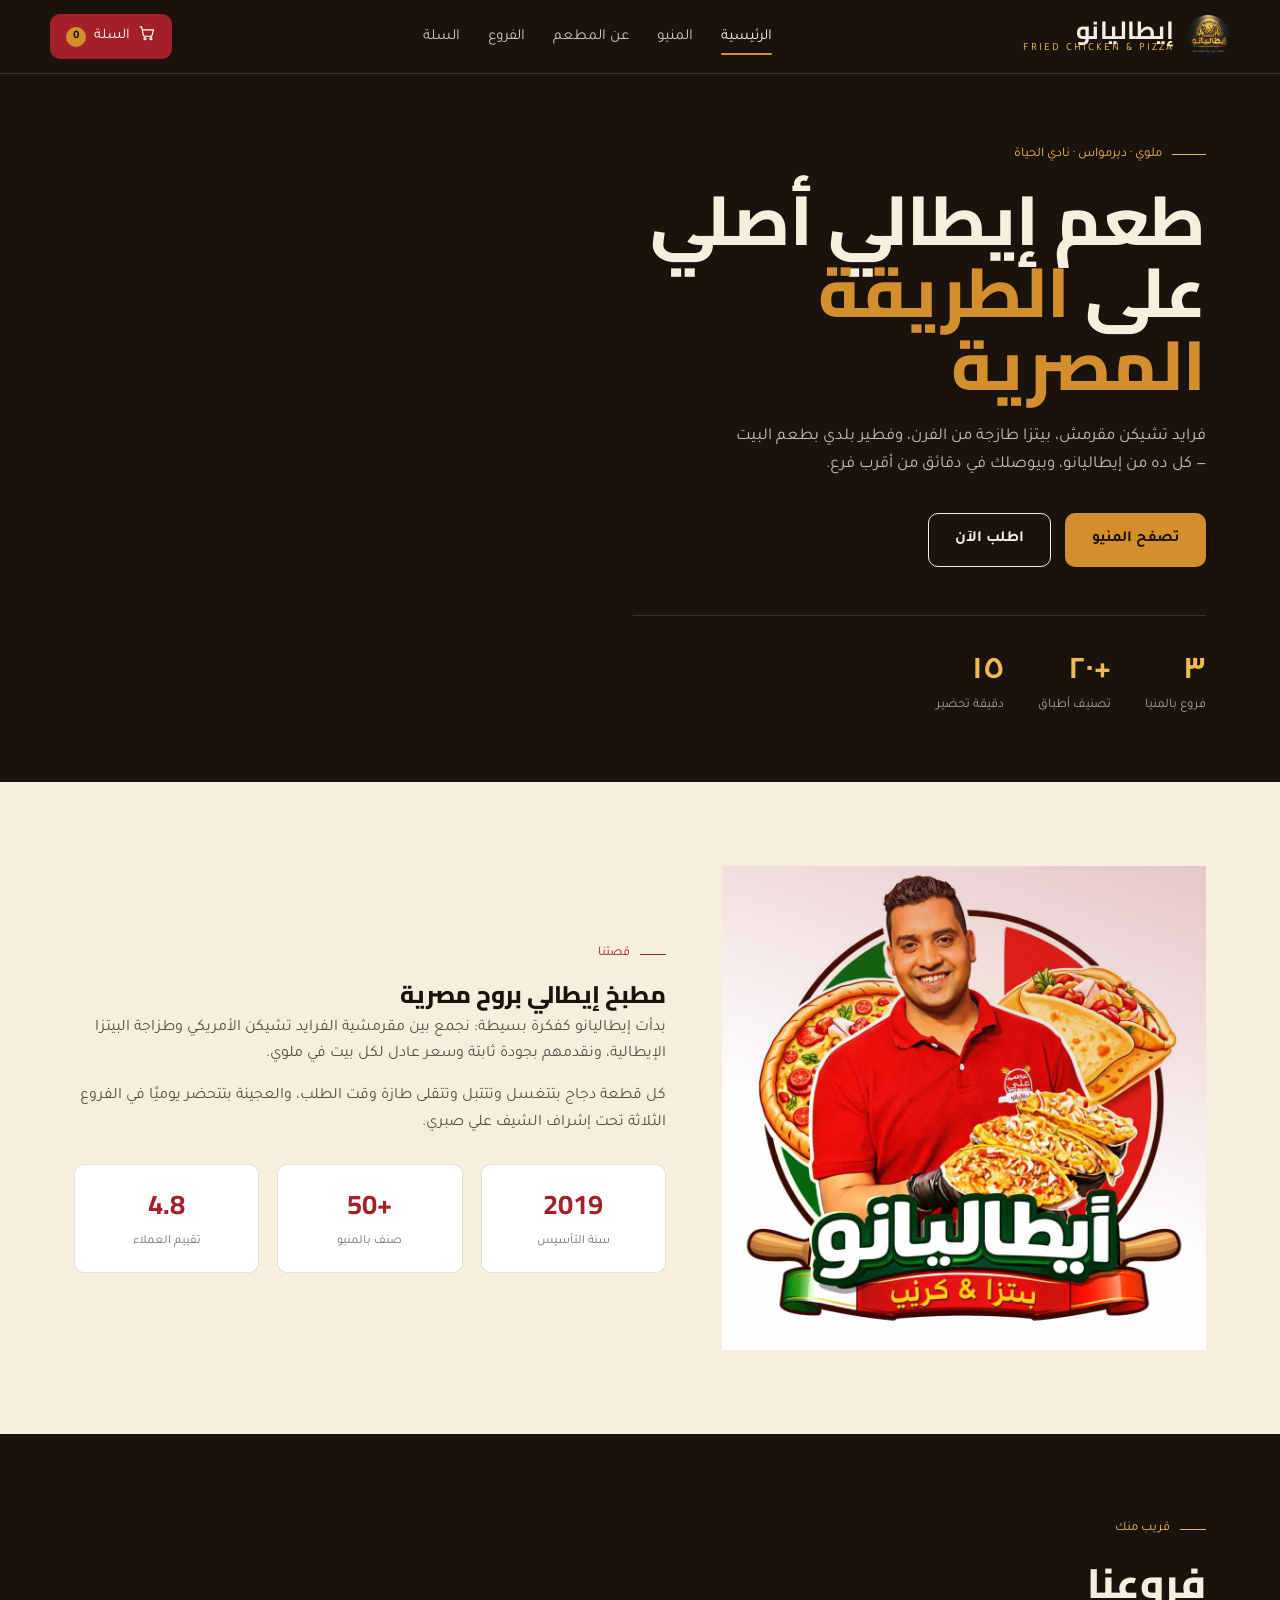
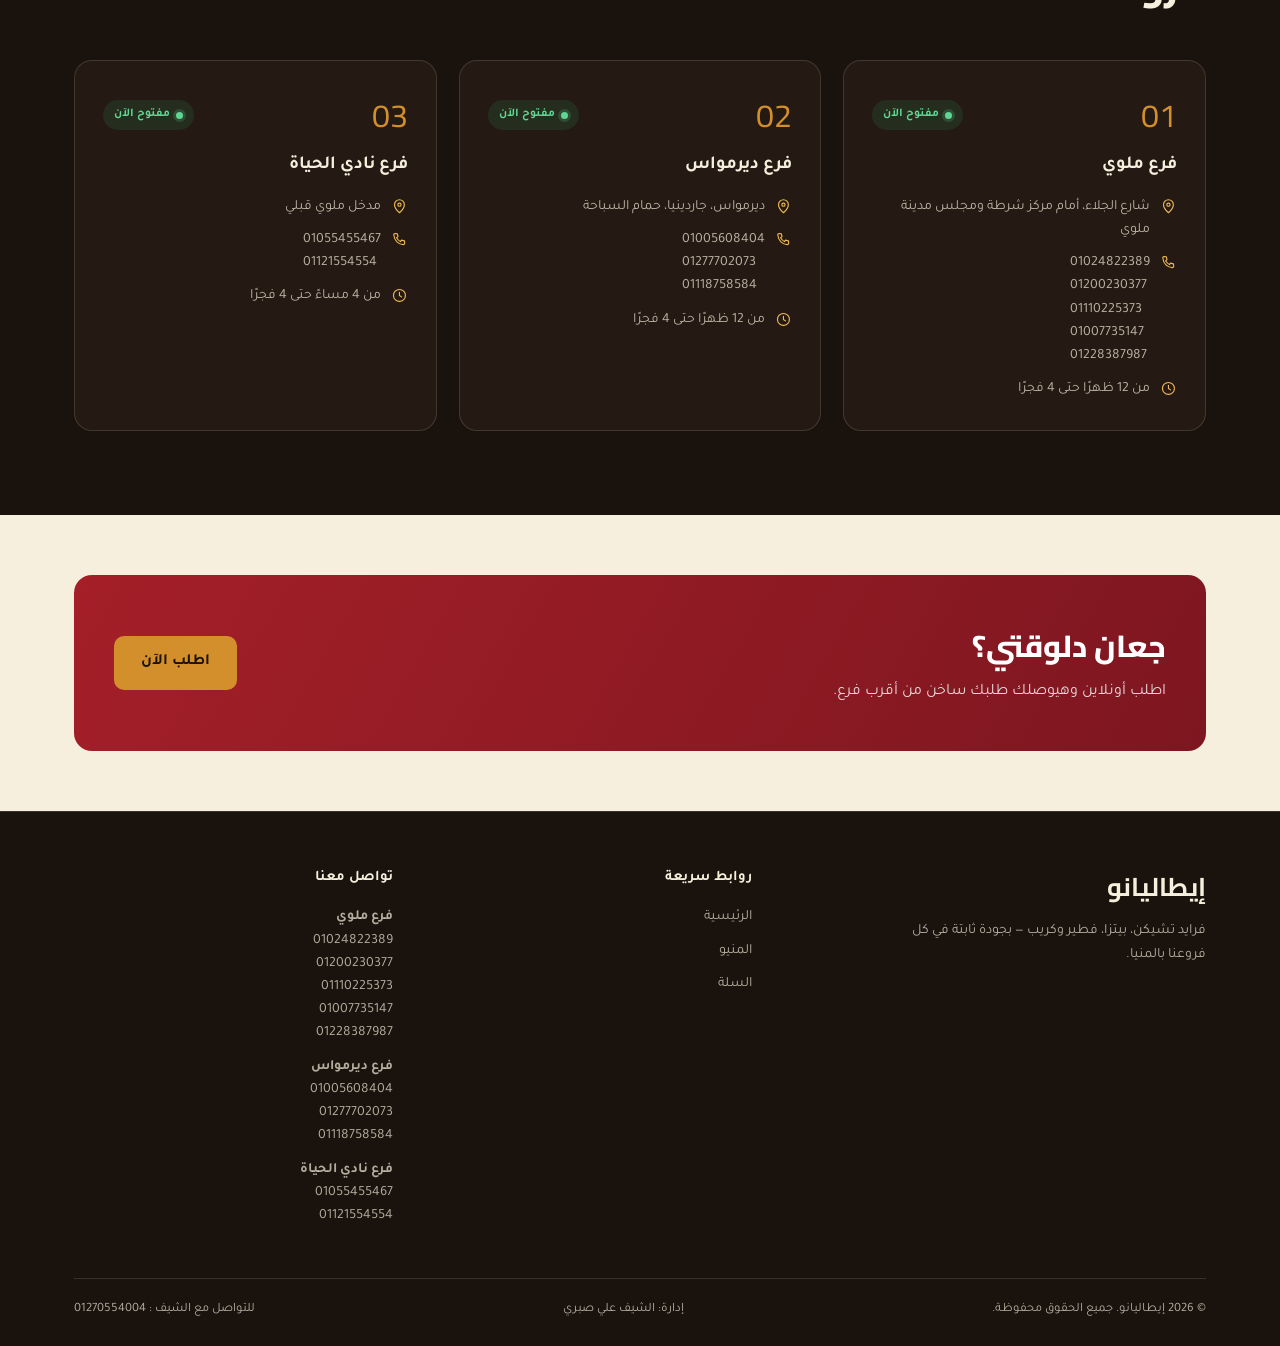
<file: index.html>
<!DOCTYPE html>
<html lang="ar" dir="rtl">
<head>
<meta charset="UTF-8">
<meta name="viewport" content="width=device-width, initial-scale=1.0">
<title>إيطاليانو | فرايد تشيكن وبيتزا</title>
<meta name="description" content="إيطاليانو — فرايد تشيكن، بيتزا، فطير وأكثر. اطلب أونلاين من أقرب فرع إليك.">
<link rel="stylesheet" href="css/style.css">
</head>
<body>

<!-- ============================== الهيدر ============================== -->
<header class="site-header">
  <div class="container header-bar">
    <a href="index.html" class="brand">
      <span class="brand-mark">
        <svg viewBox="0 0 48 48" fill="none" xmlns="http://www.w3.org/2000/svg">
          <circle cx="24" cy="24" r="23" fill="#a41f28"/>
          <path d="M24 10c5 0 8 4 8 9 0 3-1.5 5.5-3.5 7.2 3 .6 5 2.6 5 5.3 0 3-3 5.5-9.5 5.5s-9.5-2.5-9.5-5.5c0-2.7 2-4.7 5-5.3C17.5 24.5 16 22 16 19c0-5 3-9 8-9Z" fill="#f6efdd"/>
          <circle cx="27" cy="17" r="1.4" fill="#a41f28"/>
        </svg>
      </span>
      <span class="brand-text">
        <strong>إيطاليانو</strong>
        <span>FRIED CHICKEN &amp; PIZZA</span>
      </span>
    </a>

    <nav class="main-nav">
      <a href="index.html" class="active">الرئيسية</a>
      <a href="menu.html">المنيو</a>
      <a href="index.html#about">عن المطعم</a>
      <a href="index.html#branches">الفروع</a>
      <a href="cart.html">السلة</a>
    </nav>

    <div class="header-actions">
      <a href="cart.html" class="cart-btn">
        <span data-icon="cart"></span>
        <span class="label">السلة</span>
        <span class="cart-count" data-cart-count>0</span>
      </a>
      <button class="nav-toggle" aria-label="فتح القائمة" data-icon="menu"></button>
    </div>
  </div>
</header>

<!-- ============================== الهيرو ============================== -->
<section class="hero">
  <div class="container hero-grid">
    <div class="hero-copy">
      <div class="hero-eyebrow"><span class="rule"></span> ملوي · ديرمواس · نادي الحياة</div>
      <h1>طعم إيطالي أصلي<br>على <em>الطريقة المصرية</em></h1>
      <p class="hero-sub">فرايد تشيكن مقرمش، بيتزا طازجة من الفرن، وفطير بلدي بطعم البيت — كل ده من إيطاليانو، وبيوصلك في دقائق من أقرب فرع.</p>
      <div class="hero-actions">
        <a href="menu.html" class="btn btn-gold">تصفح المنيو</a>
        <a href="menu.html" class="btn btn-outline">اطلب الآن</a>
      </div>
      <div class="hero-stats">
        <div><strong>٣</strong><span>فروع بالمنيا</span></div>
        <div><strong>+٢٠</strong><span>تصنيف أطباق</span></div>
        <div><strong>١٥</strong><span>دقيقة تحضير</span></div>
      </div>
    </div>

    
  </div>
</section>

<!-- ============================== عن المطعم ============================== -->
<section class="section" id="about">
  <div class="container about-grid">
    <div class="about-figure"><span data-icon="chef"></span></div>
    <div class="about-copy">
      <div class="section-kicker"><span class="rule"></span> قصتنا</div>
      <h2>مطبخ إيطالي بروح مصرية</h2>
      <p>بدأت إيطاليانو كفكرة بسيطة: نجمع بين مقرمشية الفرايد تشيكن الأمريكي وطزاجة البيتزا الإيطالية، ونقدمهم بجودة ثابتة وسعر عادل لكل بيت في ملوي.</p>
      <p>كل قطعة دجاج بتتغسل وتتتبل وتتقلى طازة وقت الطلب، والعجينة بتتحضر يوميًا في الفروع الثلاثة تحت إشراف الشيف علي صبري.</p>
      <div class="about-facts">
        <div class="fact"><strong>2019</strong><span>سنة التأسيس</span></div>
        <div class="fact"><strong>+50</strong><span>صنف بالمنيو</span></div>
        <div class="fact"><strong>4.8</strong><span>تقييم العملاء</span></div>
      </div>
    </div>
  </div>
</section>


<!-- ============================== الفروع ============================== -->
<section class="section branches-section" id="branches">
  <div class="container">
    <div class="section-head">
      <div>
        <div class="section-kicker" style="color:var(--gold-2)"><span class="rule" style="background:var(--gold-2)"></span> قريب منك</div>
        <h2 style="color:var(--paper)">فروعنا</h2>
      </div>
    </div>
    <div class="branches-grid" id="branchesGrid"></div>
  </div>
</section>

<!-- ============================== CTA ============================== -->
<section class="section section-tight">
  <div class="container">
    <div class="cta-band">
      <div>
        <h2>جعان دلوقتي؟</h2>
        <p>اطلب أونلاين وهيوصلك طلبك ساخن من أقرب فرع.</p>
      </div>
      <a href="menu.html" class="btn btn-gold">اطلب الآن</a>
    </div>
  </div>
</section>

<!-- ============================== الفوتر ============================== -->
<footer class="site-footer">
  <div class="container">
    <div class="footer-grid">
      <div class="footer-brand">
        <strong>إيطاليانو</strong>
        <p>فرايد تشيكن، بيتزا، فطير وكريب — بجودة ثابتة في كل فروعنا بالمنيا.</p>
      </div>
      <div class="footer-col">
        <h4>روابط سريعة</h4>
        <ul>
          <li><a href="index.html">الرئيسية</a></li>
          <li><a href="menu.html">المنيو</a></li>
          <li><a href="cart.html">السلة</a></li>
        </ul>
      </div>
      <div class="footer-col">
        <h4>تواصل معنا</h4>
        <ul id="footerContacts"></ul>
      </div>
    </div>
    <div class="footer-bottom">
      <span>© 2026 إيطاليانو. جميع الحقوق محفوظة.</span>
      <span>إدارة: الشيف علي صبري</span>
      <span> للتواصل مع الشيف : 01270554004</span>
    </div>
  </div>
</footer>

<script src="js/icons.js"></script>
<script src="js/data.js"></script>
<script src="js/cart.js"></script>
<script src="js/main.js"></script>
<script>
  // ---- عرض الفروع ----//
  function renderBranches(){
    const branchesGrid = document.getElementById("branchesGrid");
    branchesGrid.innerHTML = BRANCHES.map((b, i) => {
      const open = isBranchOpenNow(b);
      return `
      <div class="branch-card">
        <div class="branch-card-top">
          <span class="num">0${i+1}</span>
          <span class="branch-status ${open ? "is-open" : "is-closed"}">
            <span class="dot"></span>${open ? "مفتوح الآن" : "مغلق دلوقتي"}
          </span>
        </div>
        <h3 style="color:var(--paper)">${b.name}</h3>
        <div class="branch-row">${iconSvg("location")}<span>${b.address}</span></div>
<div class="branch-row">
  ${iconSvg("phone")}
  <div dir="ltr">
    ${b.phone.join("<br>")}
  </div>
</div>        <div class="branch-row">${iconSvg("clock")}<span>${branchHoursLabel(b)}</span></div>
      </div>`;
    }).join(""); 
  }
  renderBranches();
  setInterval(renderBranches, 60000); // تحديث الحالة تلقائيًا كل دقيقة

  // ---- تواصل الفوتر ----
 document.getElementById("footerContacts").innerHTML = BRANCHES.map(b => `
  <li style="text-align:right;">
    <strong>${b.name}</strong>

    <div class="footer-phones" dir="ltr">
      ${b.phone.map(phone => `<div>${phone}</div>`).join("")}
    </div>
  </li>
`).join("");
</script>
</body>
</html>
</file>
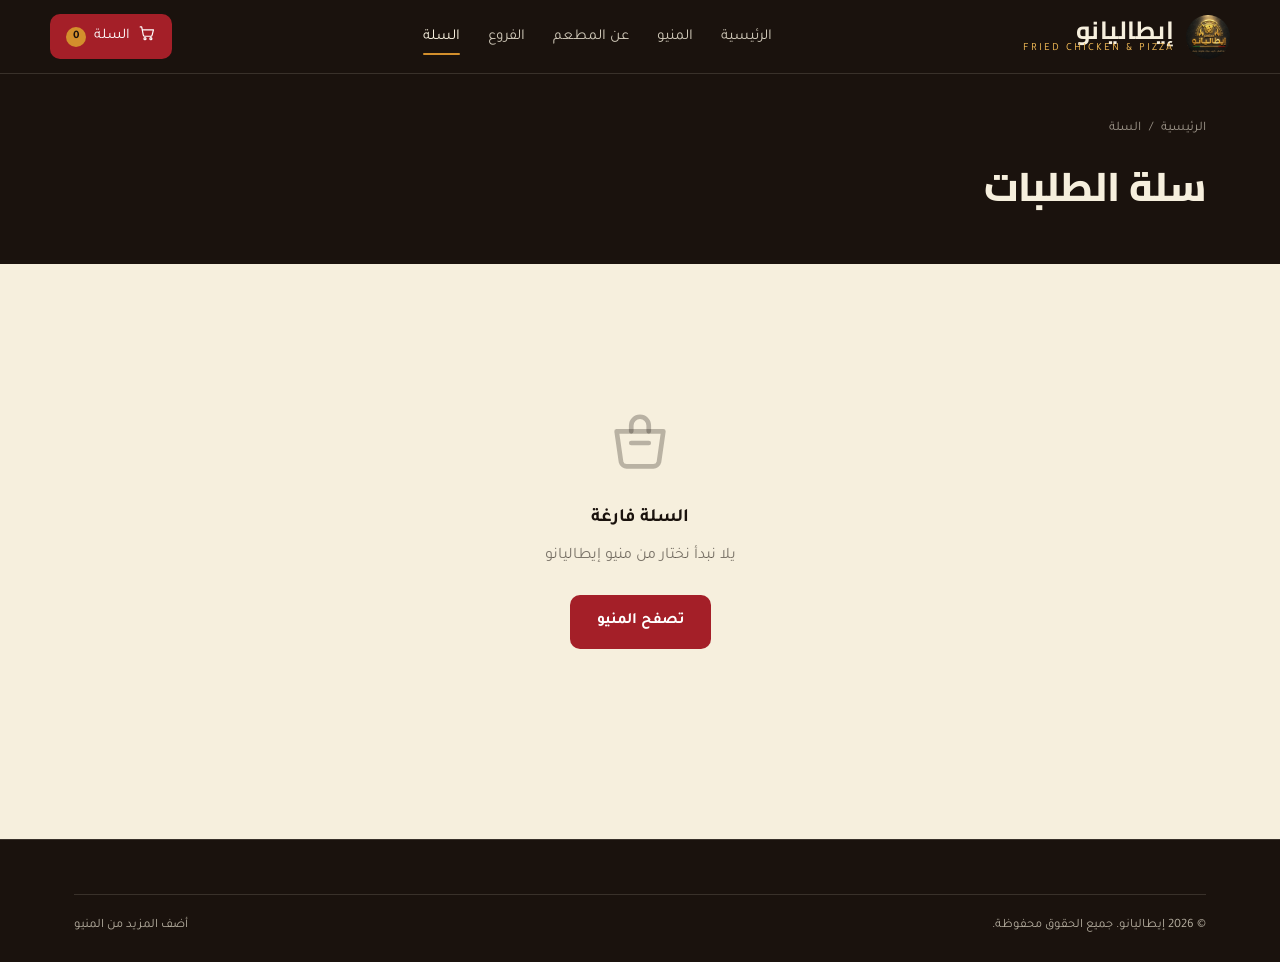
<file: cart.html>
<!DOCTYPE html>
<html lang="ar" dir="rtl">
<head>
<meta charset="UTF-8">
<meta name="viewport" content="width=device-width, initial-scale=1.0">
<title>السلة | إيطاليانو</title>
<link rel="stylesheet" href="css/style.css">
</head>
<body>

<header class="site-header">
  <div class="container header-bar">
    <a href="index.html" class="brand">
      <span class="brand-mark">
        <svg viewBox="0 0 48 48" fill="none" xmlns="http://www.w3.org/2000/svg">
          <circle cx="24" cy="24" r="23" fill="#a41f28"/>
          <path d="M24 10c5 0 8 4 8 9 0 3-1.5 5.5-3.5 7.2 3 .6 5 2.6 5 5.3 0 3-3 5.5-9.5 5.5s-9.5-2.5-9.5-5.5c0-2.7 2-4.7 5-5.3C17.5 24.5 16 22 16 19c0-5 3-9 8-9Z" fill="#f6efdd"/>
          <circle cx="27" cy="17" r="1.4" fill="#a41f28"/>
        </svg>
      </span>
      <span class="brand-text"><strong>إيطاليانو</strong><span>FRIED CHICKEN &amp; PIZZA</span></span>
    </a>
    <nav class="main-nav">
      <a href="index.html">الرئيسية</a>
      <a href="menu.html">المنيو</a>
      <a href="index.html#about">عن المطعم</a>
      <a href="index.html#branches">الفروع</a>
      <a href="cart.html" class="active">السلة</a>
    </nav>
    <div class="header-actions">
      <a href="cart.html" class="cart-btn">
        <span data-icon="cart"></span><span class="label">السلة</span>
        <span class="cart-count" data-cart-count>0</span>
      </a>
      <button class="nav-toggle" aria-label="فتح القائمة" data-icon="menu"></button>
    </div>
  </div>
</header>

<section class="page-hero">
  <div class="container">
    <div class="breadcrumb"><a href="index.html">الرئيسية</a> / <span>السلة</span></div>
    <h1>سلة الطلبات</h1>
  </div>
</section>

<main class="workspace container" id="workspace"></main>

<footer class="site-footer">
  <div class="container">
    <div class="footer-bottom">
      <span>© 2026 إيطاليانو. جميع الحقوق محفوظة.</span>
      <a href="menu.html">أضف المزيد من المنيو</a>
    </div>
  </div>
</footer>

<script src="js/icons.js"></script>
<script src="js/data.js"></script>
<script src="js/cart.js"></script>
<script src="js/main.js"></script>
<script src="js/cart-render.js"></script>
</body>
</html>
</file>
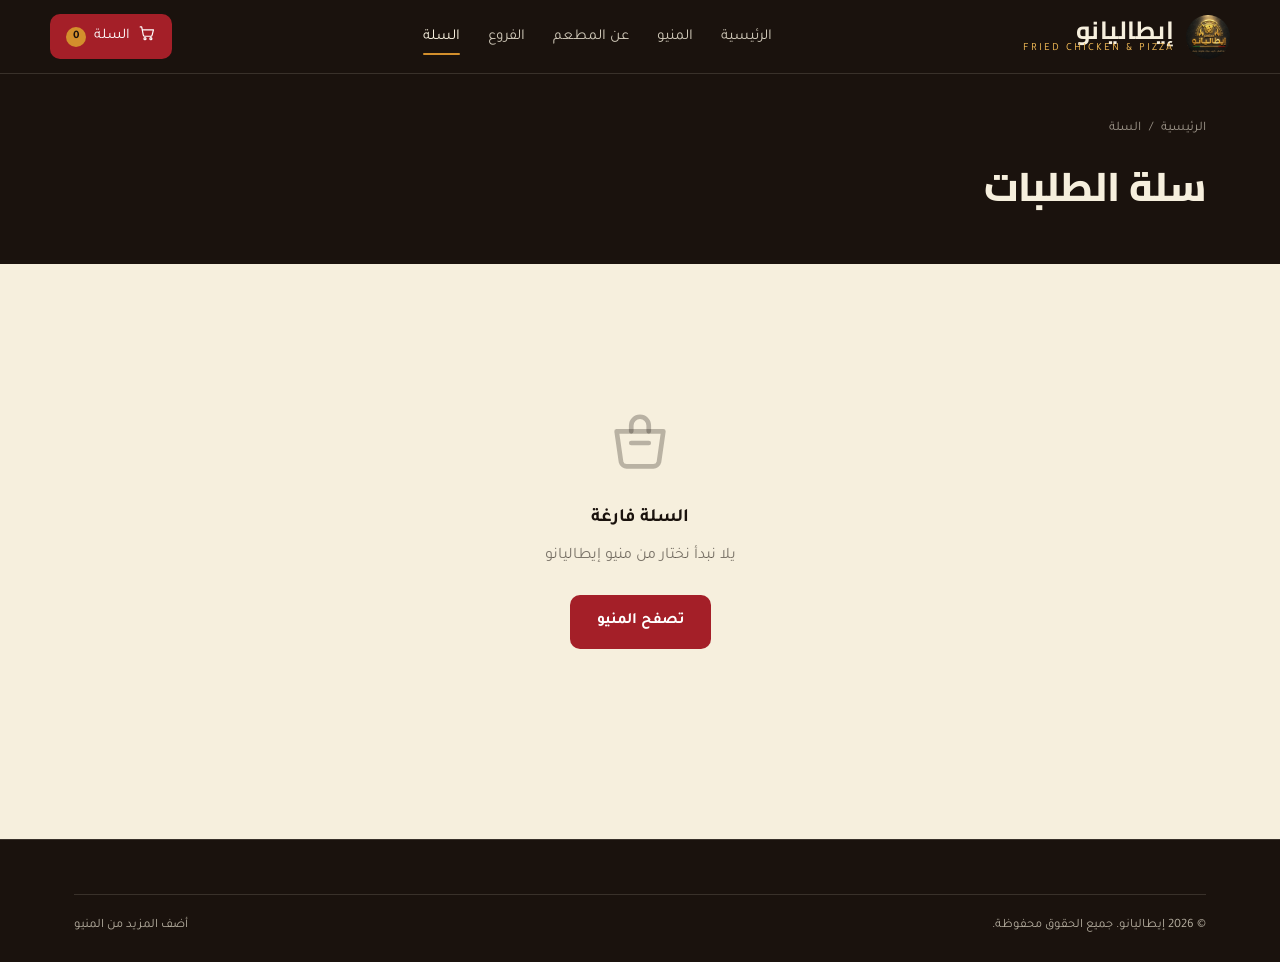
<file: checkout.html>
<!DOCTYPE html>
<html lang="ar" dir="rtl">
<head>
<meta charset="UTF-8">
<meta name="viewport" content="width=device-width, initial-scale=1.0">
<title>إتمام الطلب | إيطاليانو</title>
<link rel="stylesheet" href="css/style.css">
</head>
<body>

<header class="site-header">
  <div class="container header-bar">
    <a href="index.html" class="brand">
      <span class="brand-mark">
        <svg viewBox="0 0 48 48" fill="none" xmlns="http://www.w3.org/2000/svg">
          <circle cx="24" cy="24" r="23" fill="#a41f28"/>
          <path d="M24 10c5 0 8 4 8 9 0 3-1.5 5.5-3.5 7.2 3 .6 5 2.6 5 5.3 0 3-3 5.5-9.5 5.5s-9.5-2.5-9.5-5.5c0-2.7 2-4.7 5-5.3C17.5 24.5 16 22 16 19c0-5 3-9 8-9Z" fill="#f6efdd"/>
          <circle cx="27" cy="17" r="1.4" fill="#a41f28"/>
        </svg>
      </span>
      <span class="brand-text"><strong>إيطاليانو</strong><span>FRIED CHICKEN &amp; PIZZA</span></span>
    </a>
    <nav class="main-nav">
      <a href="index.html">الرئيسية</a>
      <a href="menu.html">المنيو</a>
      <a href="index.html#about">عن المطعم</a>
      <a href="index.html#branches">الفروع</a>
      <a href="cart.html">السلة</a>
    </nav>
    <div class="header-actions">
      <a href="cart.html" class="cart-btn">
        <span data-icon="cart"></span><span class="label">السلة</span>
        <span class="cart-count" data-cart-count>0</span>
      </a>
      <button class="nav-toggle" aria-label="فتح القائمة" data-icon="menu"></button>
    </div>
  </div>
</header>

<section class="page-hero">
  <div class="container">
    <div class="breadcrumb"><a href="index.html">الرئيسية</a> / <a href="cart.html">السلة</a> / <span>إتمام الطلب</span></div>
    <h1>بيانات التوصيل</h1>
  </div>
</section>

<main class="workspace container" id="workspace">
  <div class="workspace-grid">
    <div class="form-card">
      <form id="checkoutForm" novalidate>
        <div class="form-grid">
          <div class="field full" data-field="name">
            <label for="fName">الاسم بالكامل</label>
            <input type="text" id="fName" placeholder="مثال: أحمد محمد">
            <span class="field-error">من فضلك اكتب اسمك</span>
          </div>

          <div class="field full" data-field="phone">
            <label for="fPhone">رقم الهاتف</label>
            <input type="tel" id="fPhone" placeholder="01xxxxxxxxx" dir="ltr" style="text-align:right">
            <span class="field-error">رقم الهاتف غير صحيح</span>
          </div>

          <div class="field full">
            <label for="fPhone2">رقم هاتف إضافي (اختياري)</label>
            <input type="tel" id="fPhone2" placeholder="لو حابب تسيب رقم بديل" dir="ltr" style="text-align:right">
          </div>

          <div class="field full" data-field="address">
            <label for="fAddress">العنوان بالتفصيل</label>
            <input type="text" id="fAddress" placeholder="المنطقة، الشارع، رقم العقار">
            <span class="field-error">من فضلك اكتب العنوان</span>
          </div>

          <div class="field full" data-field="branch">
            <label>اختر الفرع</label>
            <div class="branch-options" id="branchOptions"></div>
            <span class="field-error">من فضلك اختر الفرع الأقرب لك</span>
          </div>

          <div class="field full">
            <label for="fNotes">ملاحظات إضافية (اختياري)</label>
            <textarea id="fNotes" placeholder="مثال: من غير بصل، اتصل قبل الوصول..."></textarea>
          </div>
        </div>

        <button type="submit" class="btn btn-primary btn-block" style="margin-top:22px">
          تأكيد الطلب ومتابعة الفاتورة
        </button>
      </form>
    </div>

    <aside class="summary-card" id="summarySide"></aside>
  </div>
</main>

<footer class="site-footer">
  <div class="container">
    <div class="footer-bottom">
      <span>© 2026 إيطاليانو. جميع الحقوق محفوظة.</span>
      <a href="cart.html">العودة للسلة</a>
    </div>
  </div>
</footer>

<script src="js/icons.js"></script>
<script src="js/data.js"></script>
<script src="js/cart.js"></script>
<script src="js/whatsapp.js"></script>
<script src="js/main.js"></script>
<script src="js/checkout.js"></script>
</body>
</html>
</file>
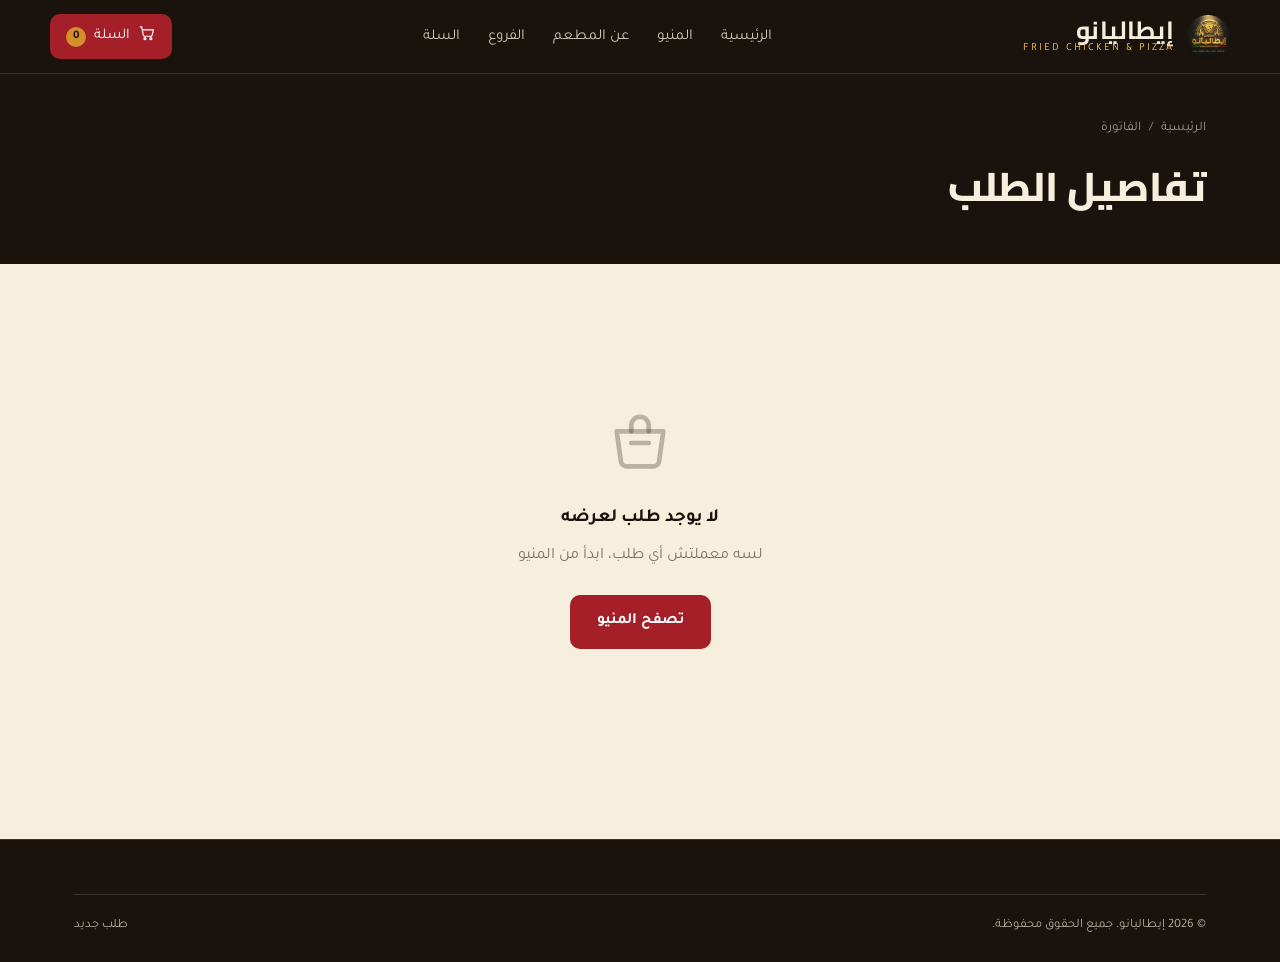
<file: invoice.html>
<!DOCTYPE html>
<html lang="ar" dir="rtl">
<head>
<meta charset="UTF-8">
<meta name="viewport" content="width=device-width, initial-scale=1.0">
<title>الفاتورة | إيطاليانو</title>
<link rel="stylesheet" href="css/style.css">
</head>
<body>

<header class="site-header">
  <div class="container header-bar">
    <a href="index.html" class="brand">
      <span class="brand-mark">
        <svg viewBox="0 0 48 48" fill="none" xmlns="http://www.w3.org/2000/svg">
          <circle cx="24" cy="24" r="23" fill="#a41f28"/>
          <path d="M24 10c5 0 8 4 8 9 0 3-1.5 5.5-3.5 7.2 3 .6 5 2.6 5 5.3 0 3-3 5.5-9.5 5.5s-9.5-2.5-9.5-5.5c0-2.7 2-4.7 5-5.3C17.5 24.5 16 22 16 19c0-5 3-9 8-9Z" fill="#f6efdd"/>
          <circle cx="27" cy="17" r="1.4" fill="#a41f28"/>
        </svg>
      </span>
      <span class="brand-text"><strong>إيطاليانو</strong><span>FRIED CHICKEN &amp; PIZZA</span></span>
    </a>
    <nav class="main-nav">
      <a href="index.html">الرئيسية</a>
      <a href="menu.html">المنيو</a>
      <a href="index.html#about">عن المطعم</a>
      <a href="index.html#branches">الفروع</a>
      <a href="cart.html">السلة</a>
    </nav>
    <div class="header-actions">
      <a href="cart.html" class="cart-btn">
        <span data-icon="cart"></span><span class="label">السلة</span>
        <span class="cart-count" data-cart-count>0</span>
      </a>
      <button class="nav-toggle" aria-label="فتح القائمة" data-icon="menu"></button>
    </div>
  </div>
</header>

<section class="page-hero">
  <div class="container">
    <div class="breadcrumb"><a href="index.html">الرئيسية</a> / <span>الفاتورة</span></div>
    <h1>تفاصيل الطلب</h1>
  </div>
</section>

<main class="workspace container">
  <div id="invoiceWrap"></div>
</main>

<footer class="site-footer">
  <div class="container">
    <div class="footer-bottom">
      <span>© 2026 إيطاليانو. جميع الحقوق محفوظة.</span>
      <a href="menu.html">طلب جديد</a>
    </div>
  </div>
</footer>

<script src="js/icons.js"></script>
<script src="js/data.js"></script>
<script src="js/cart.js"></script>
<script src="js/main.js"></script>
<script src="js/whatsapp.js"></script>
<script src="js/invoice.js"></script>
</body>
</html>
</file>
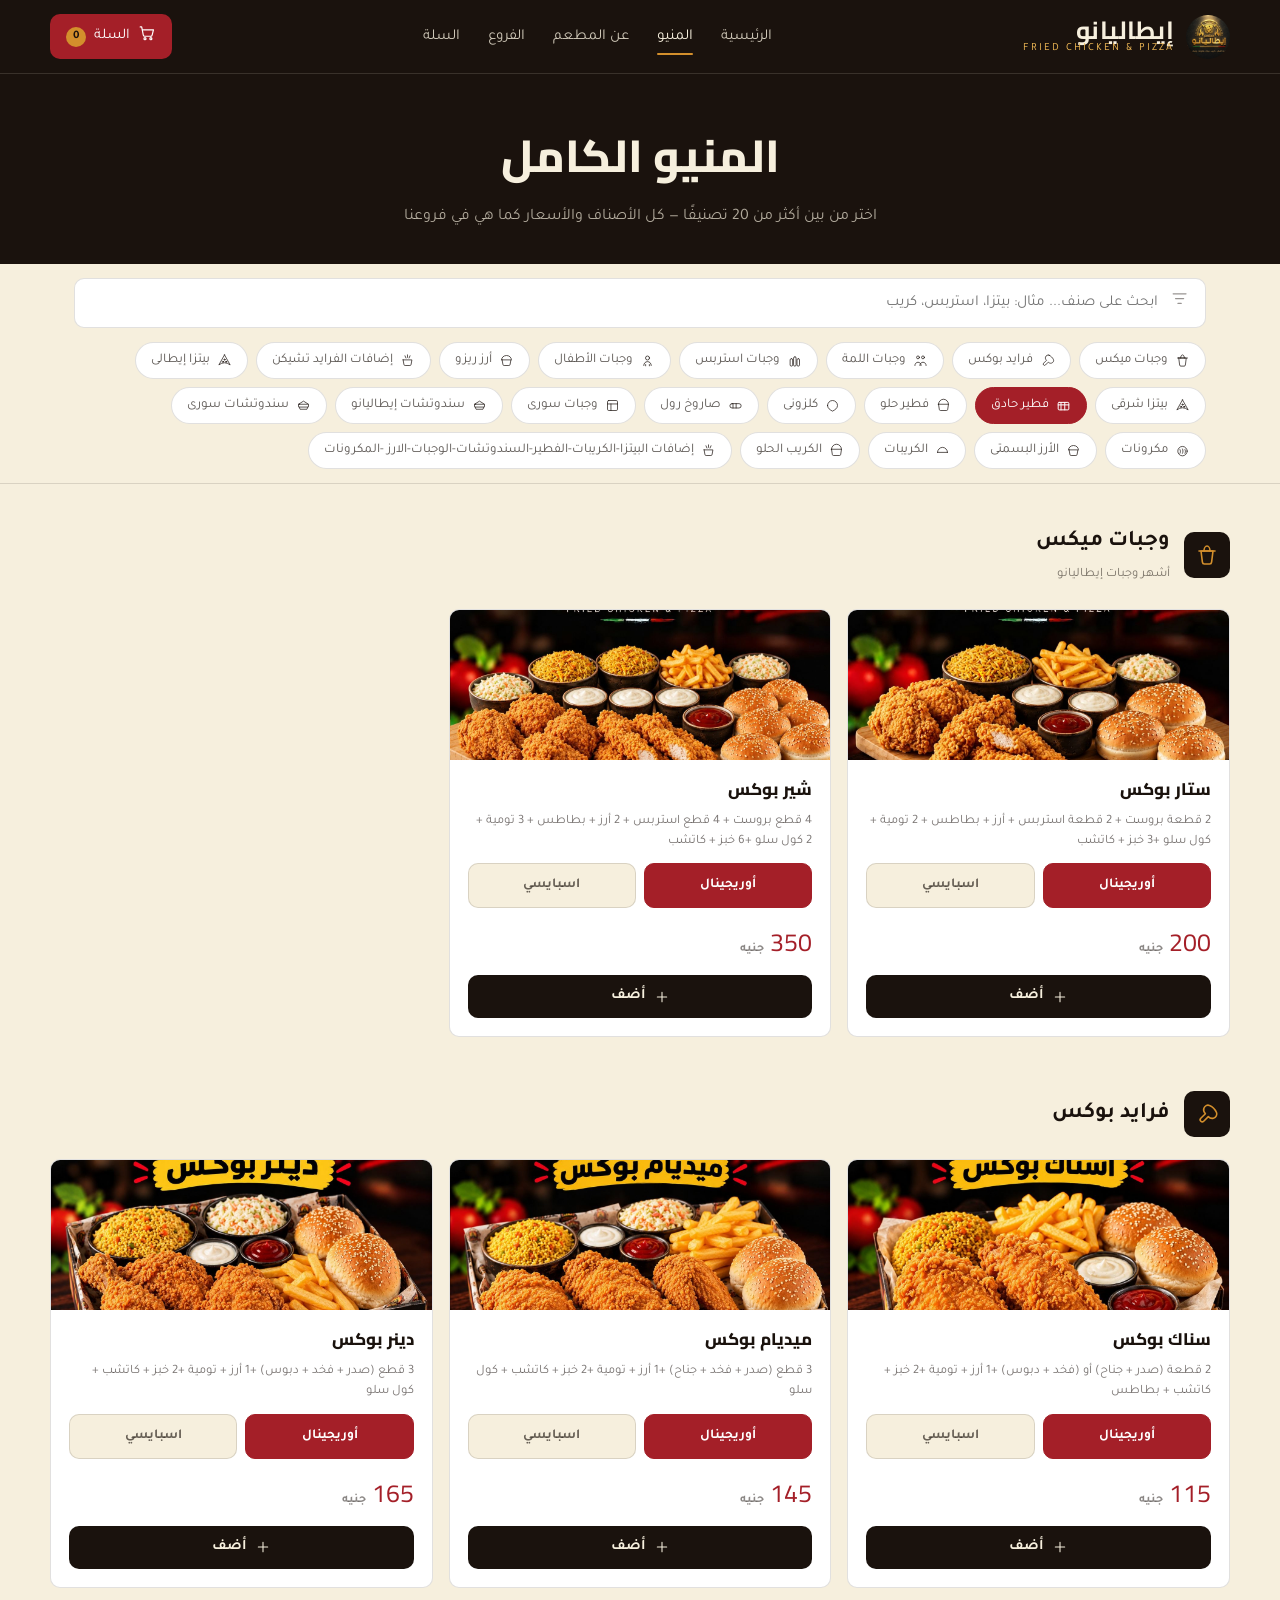
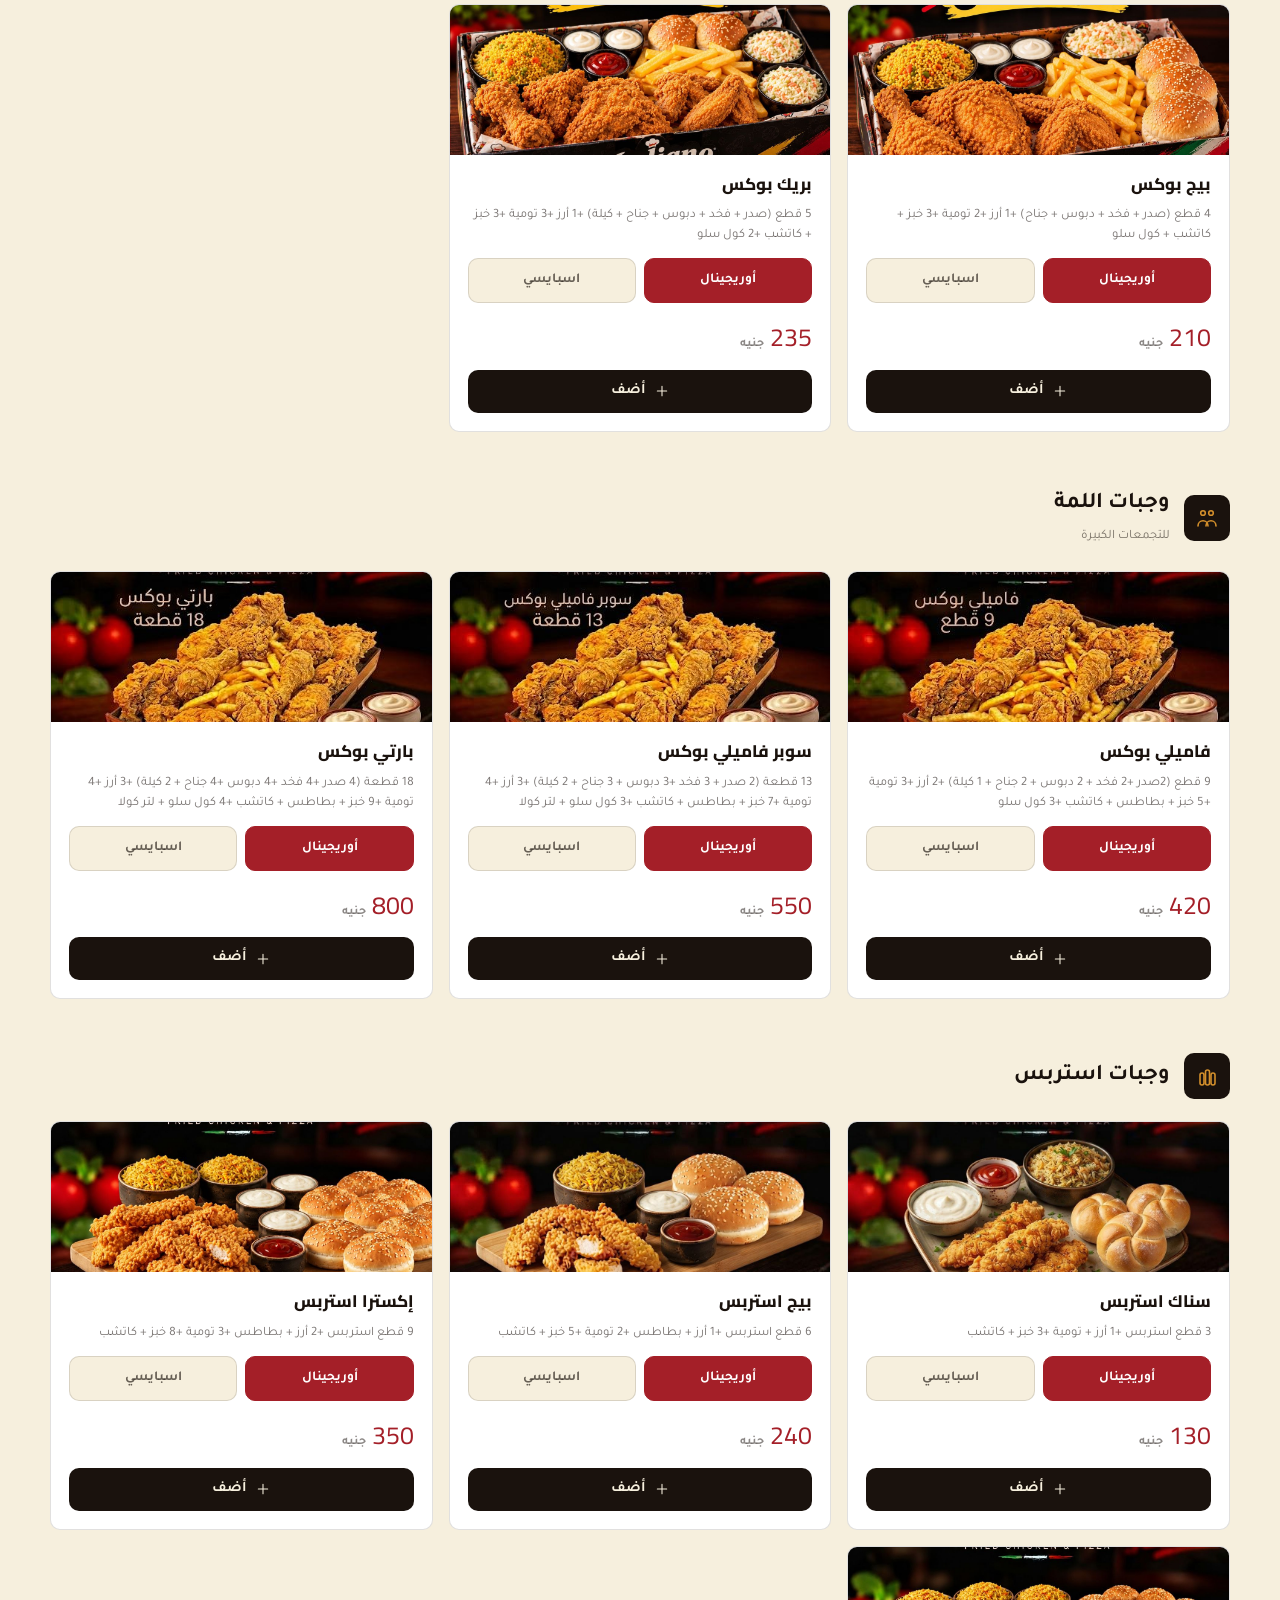
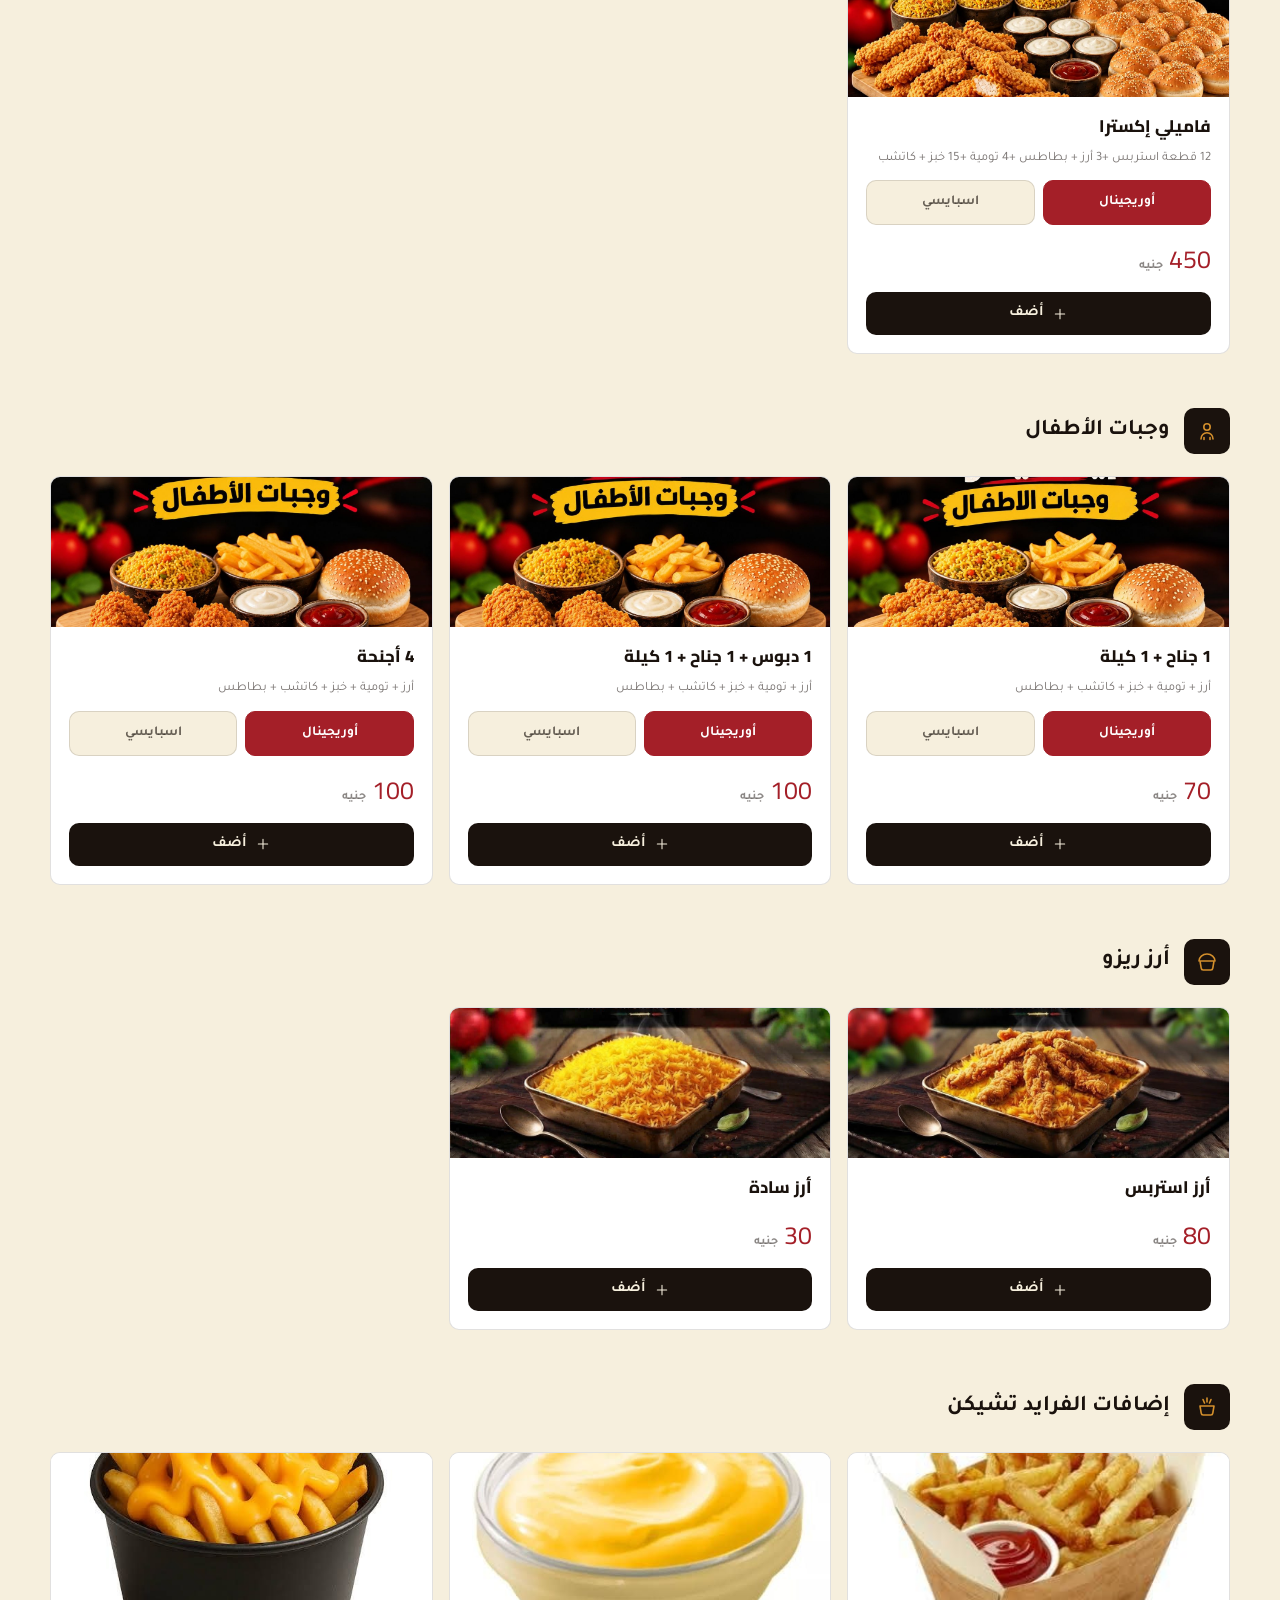
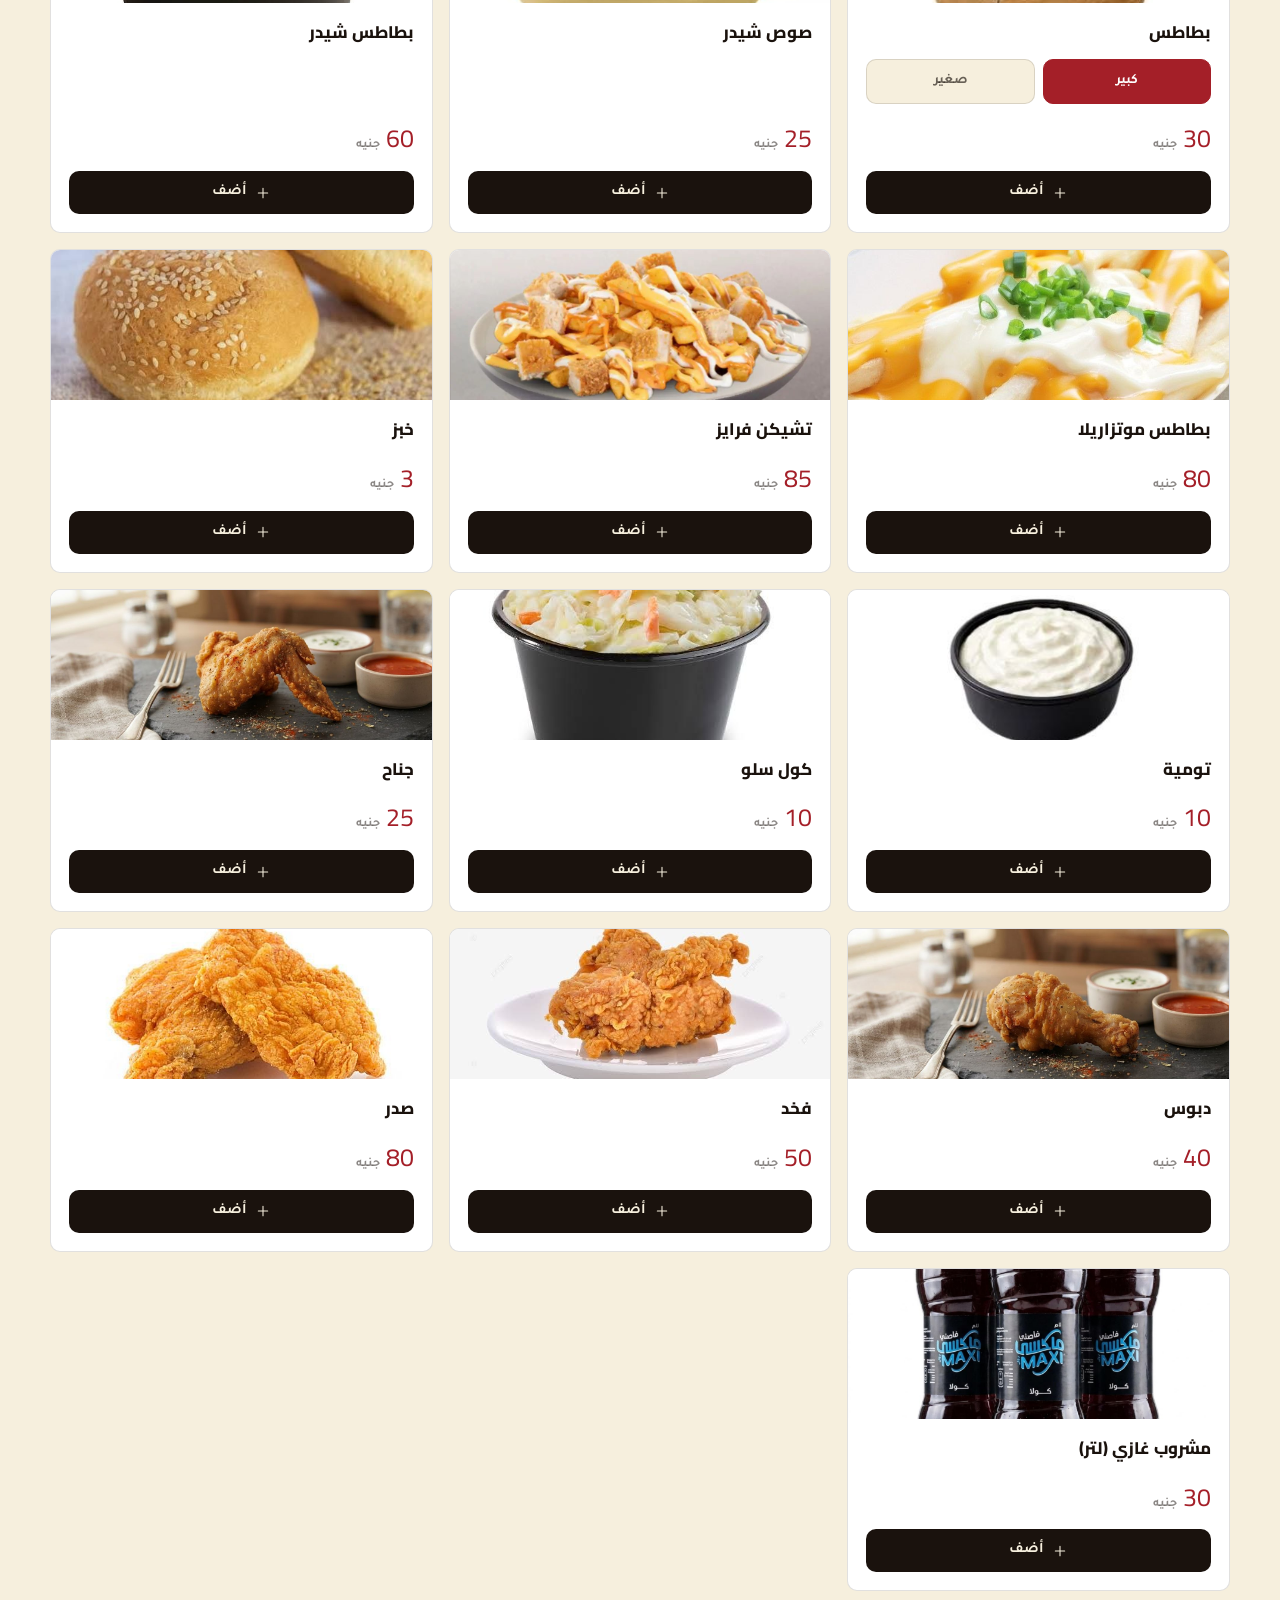
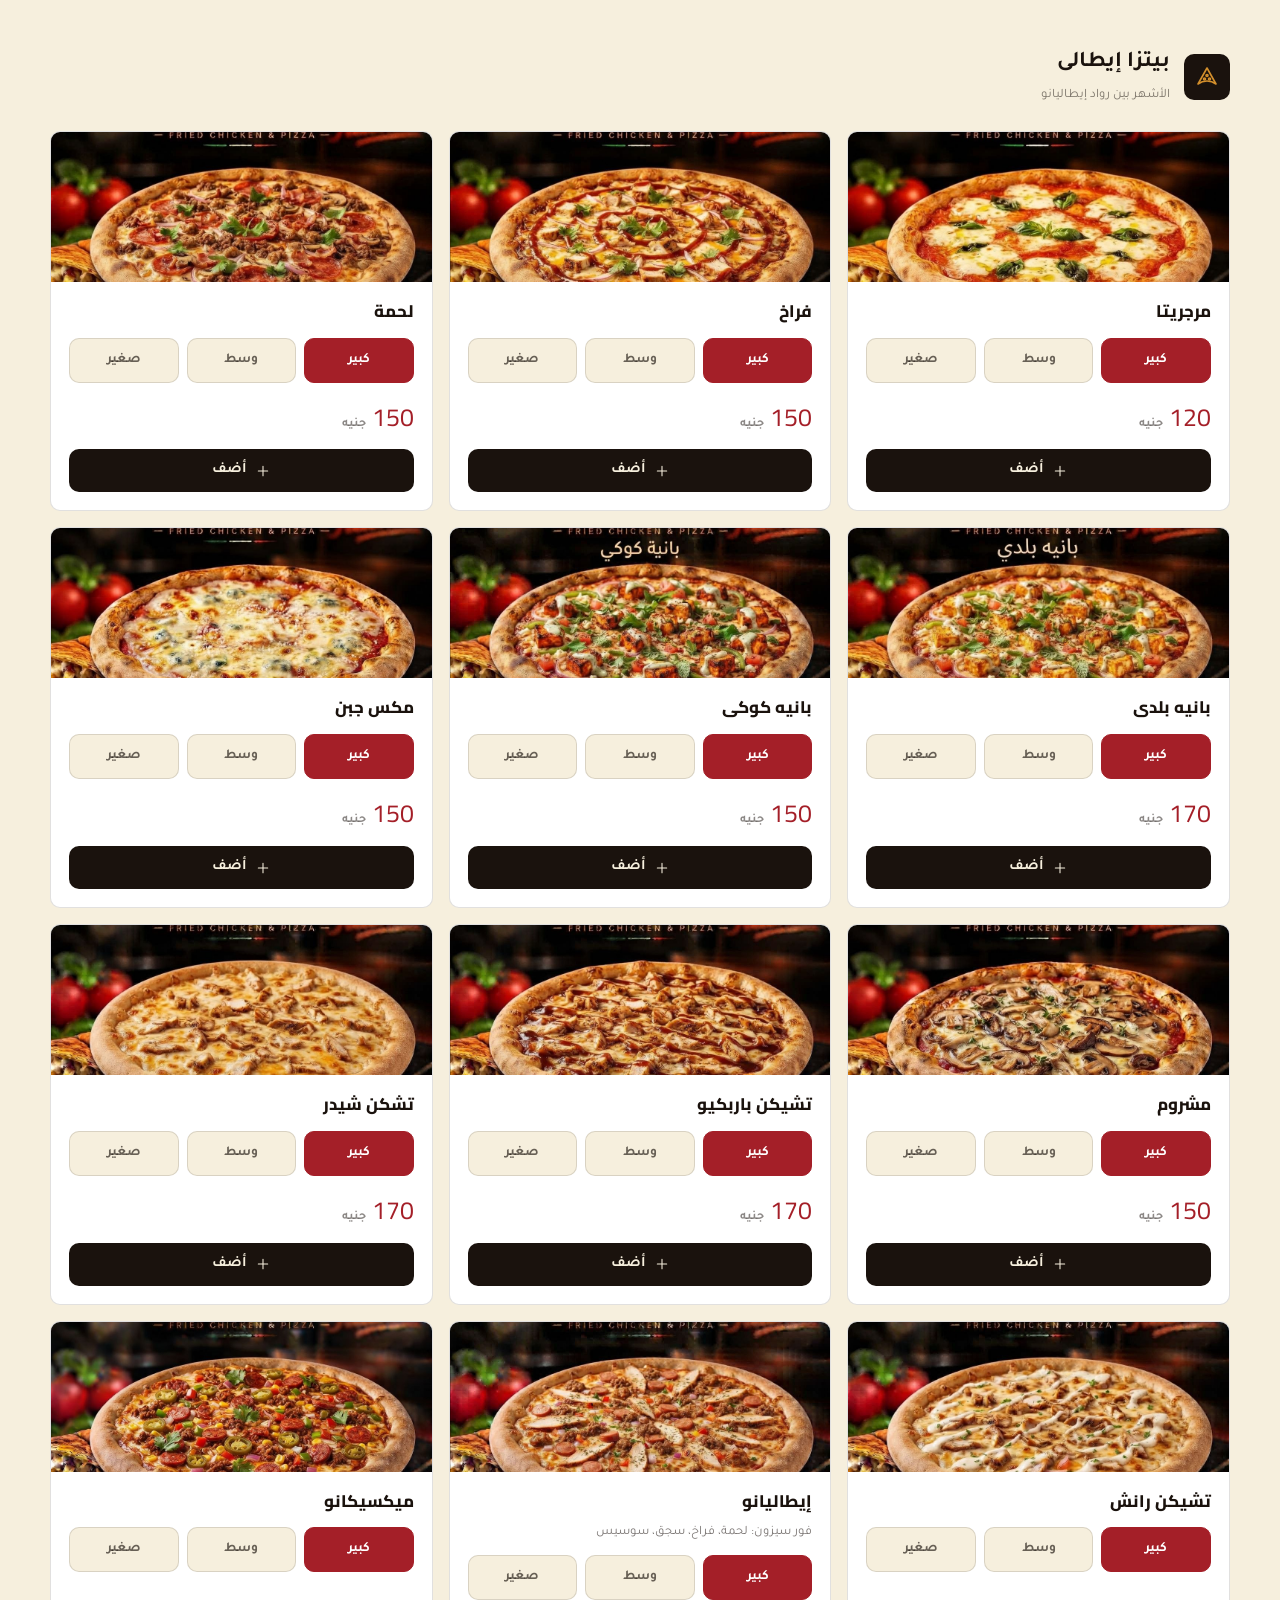
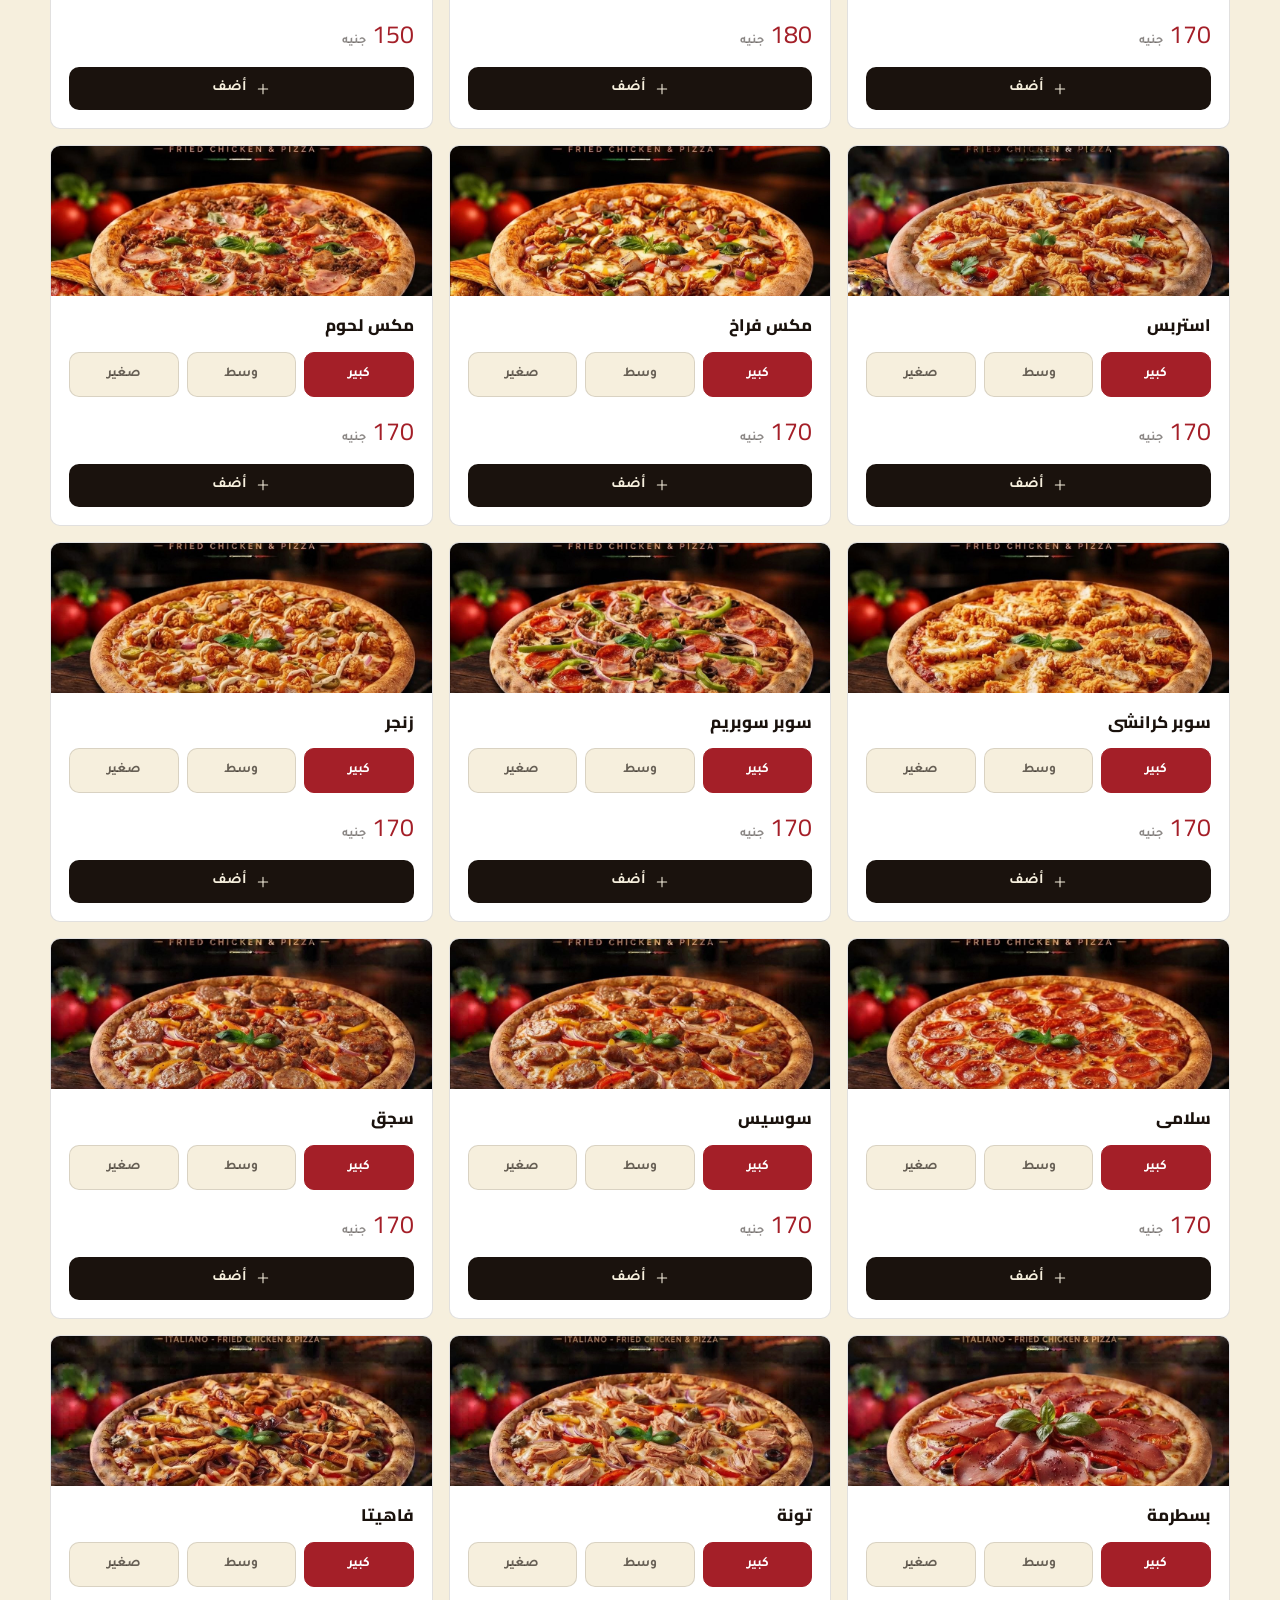
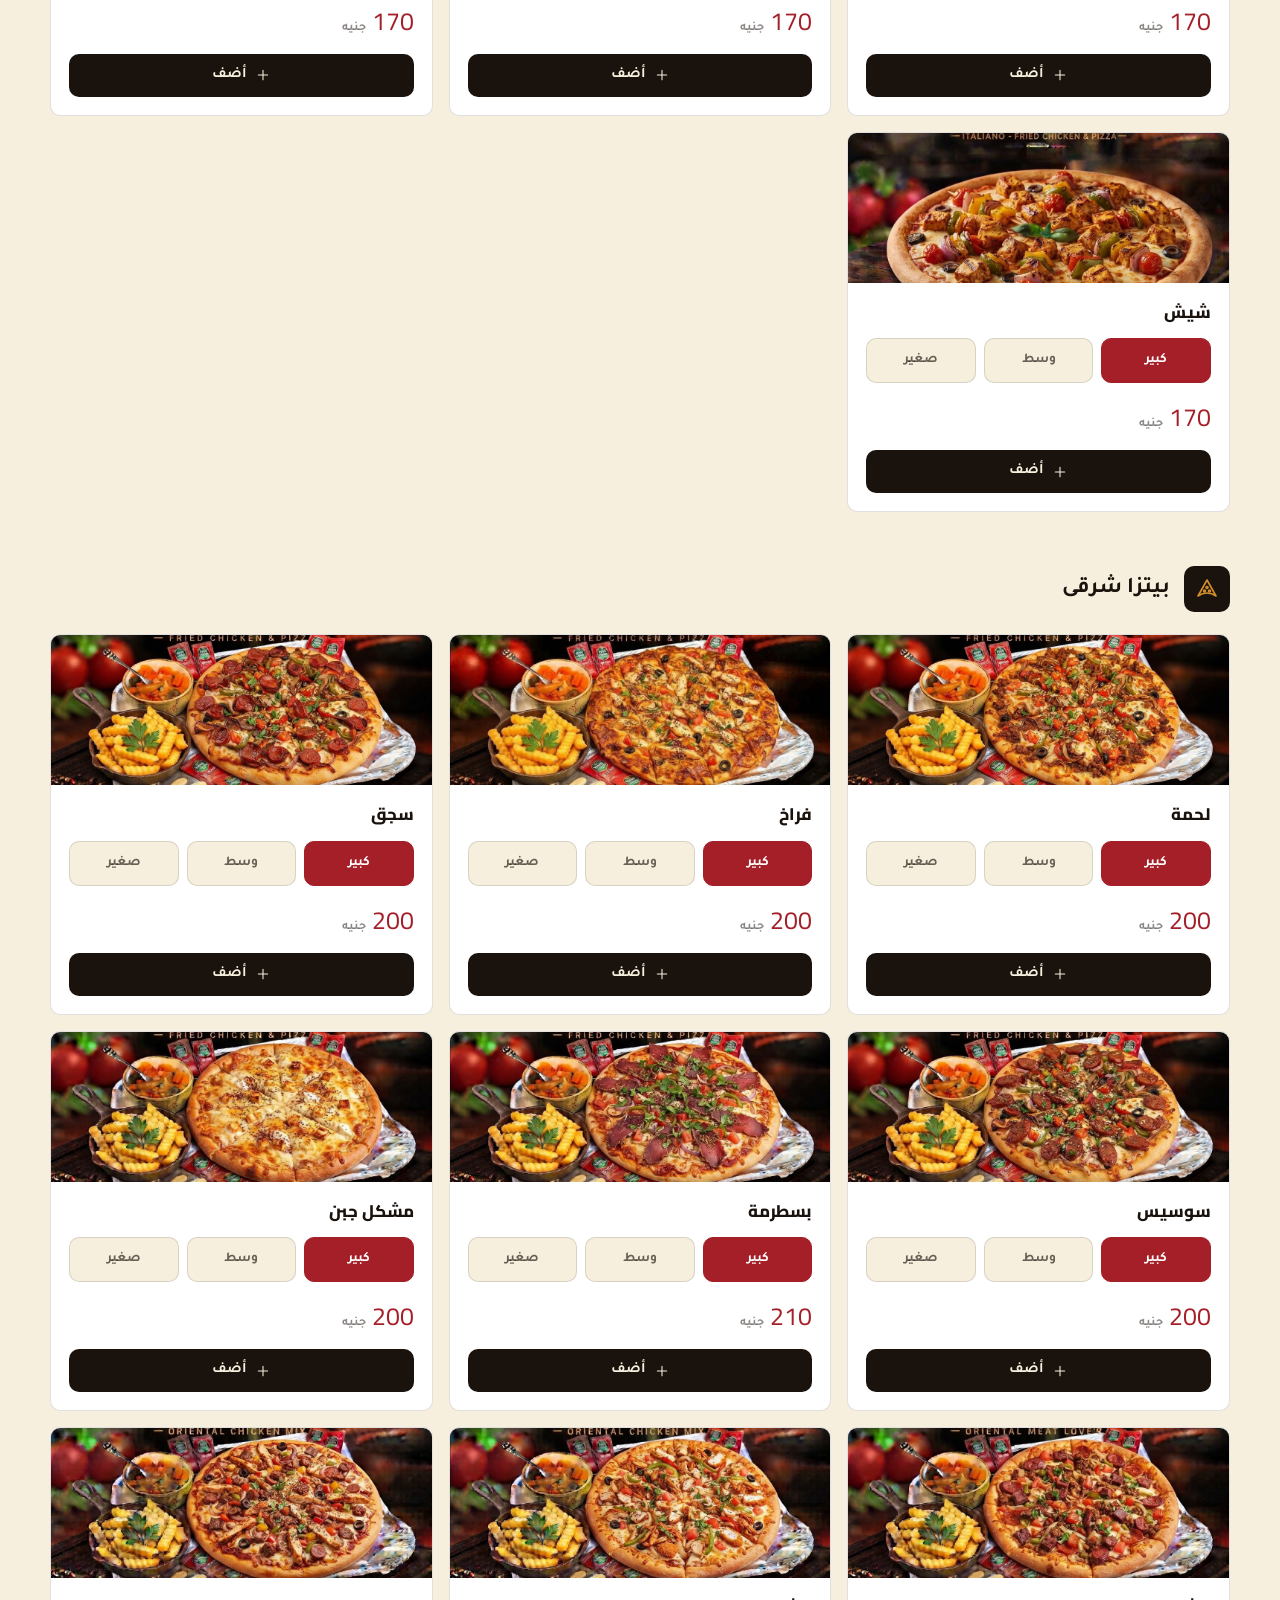
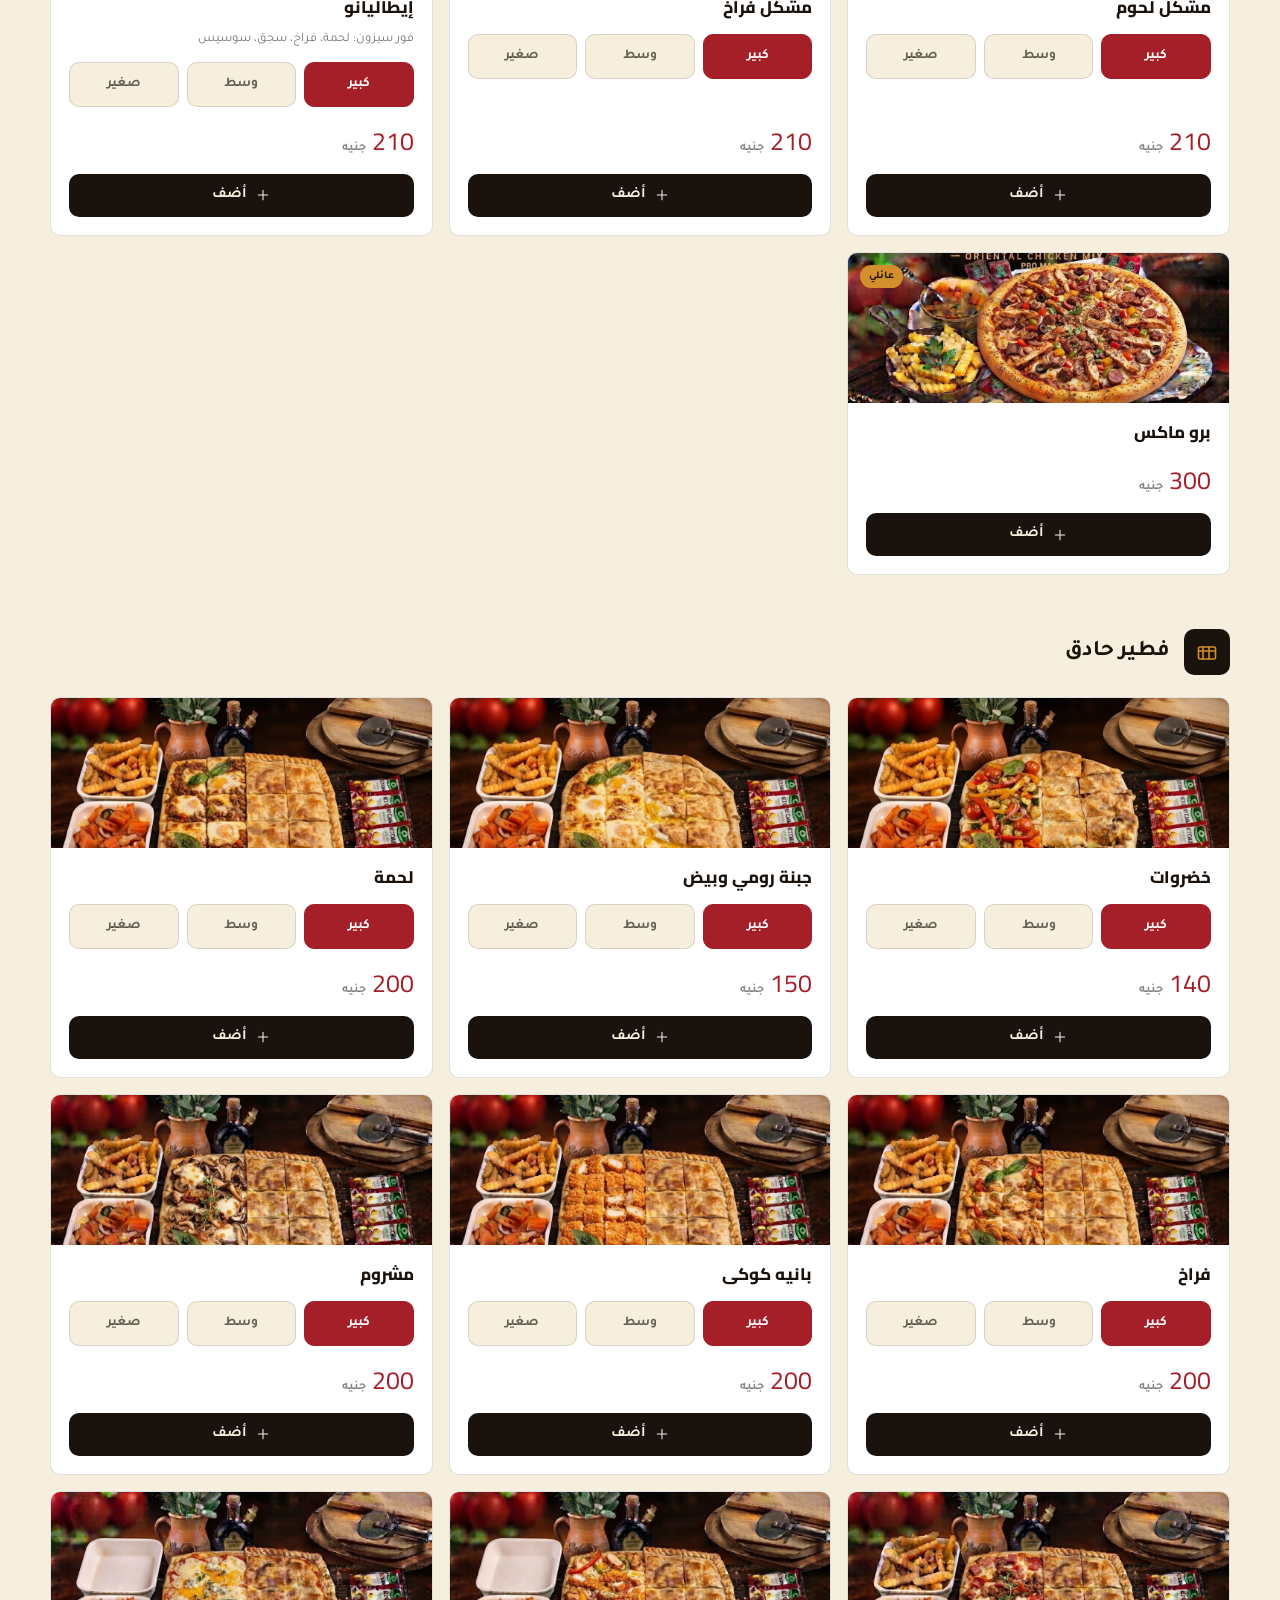
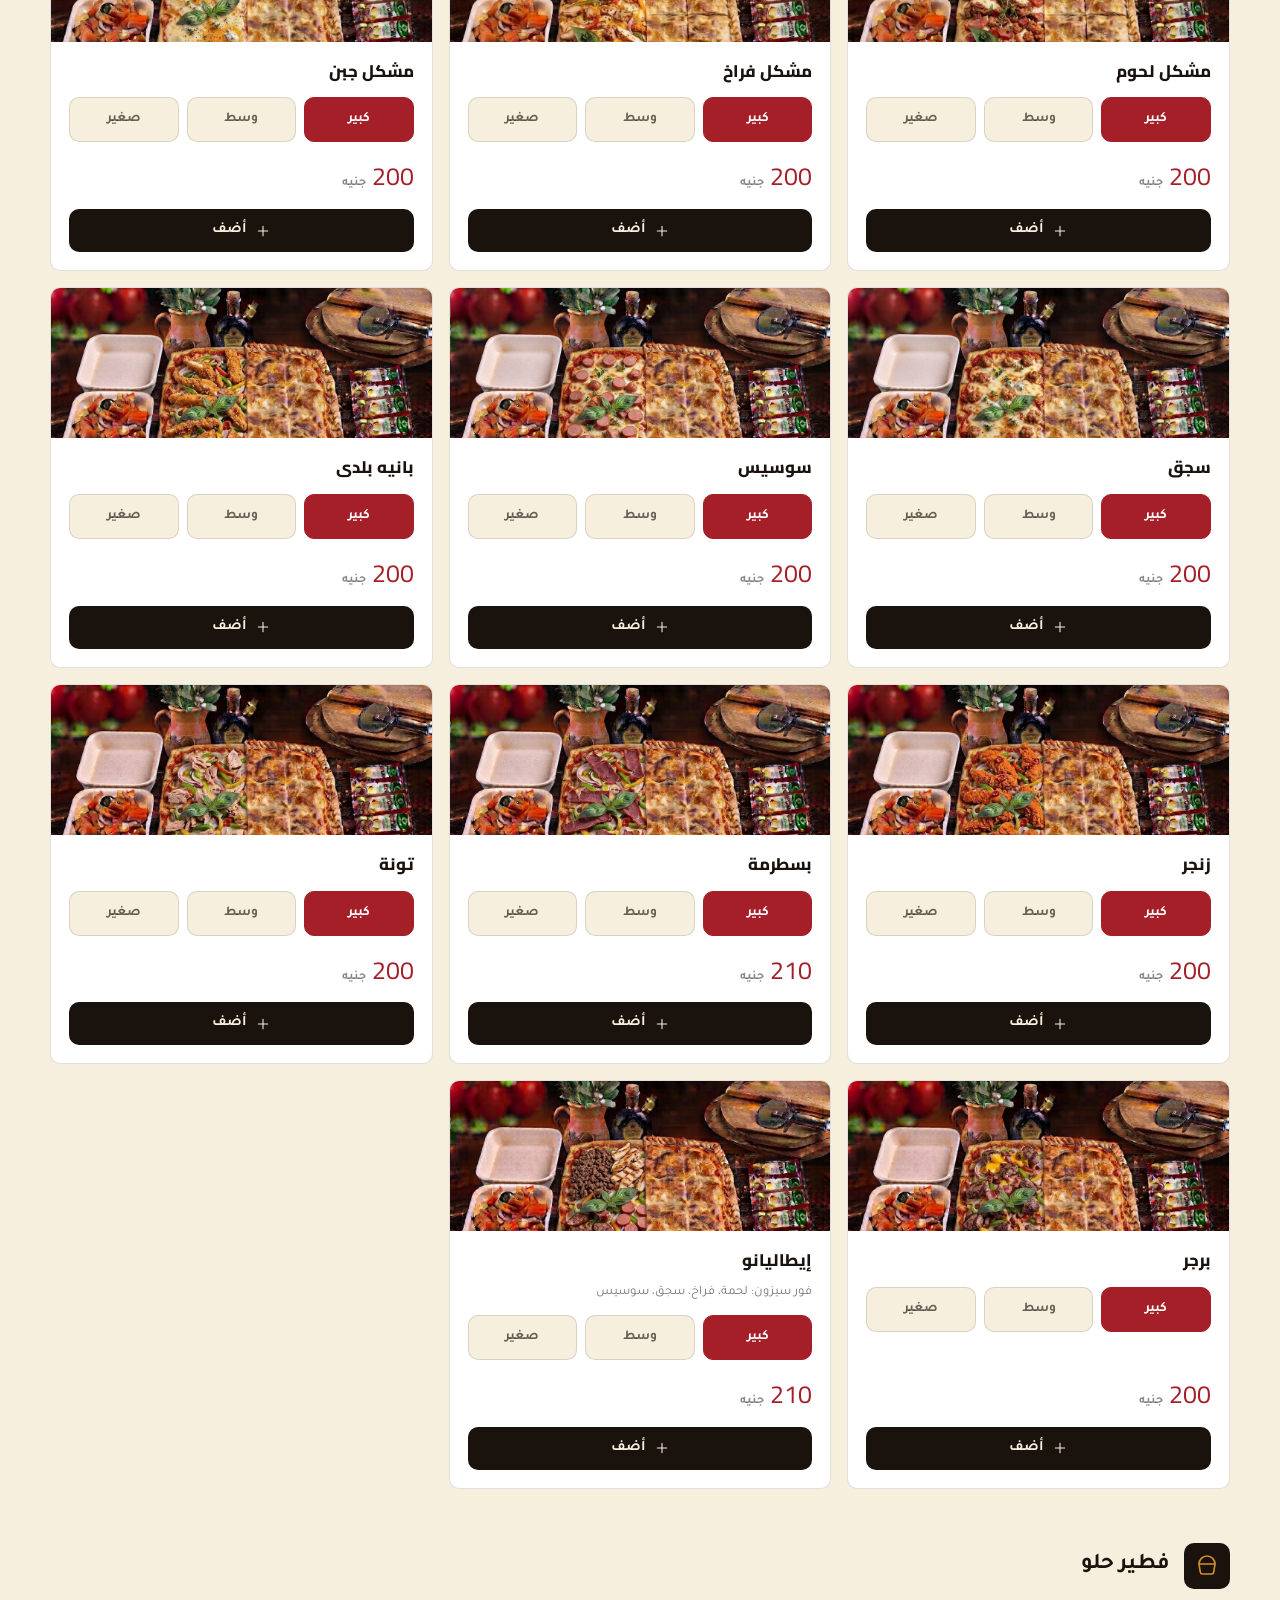
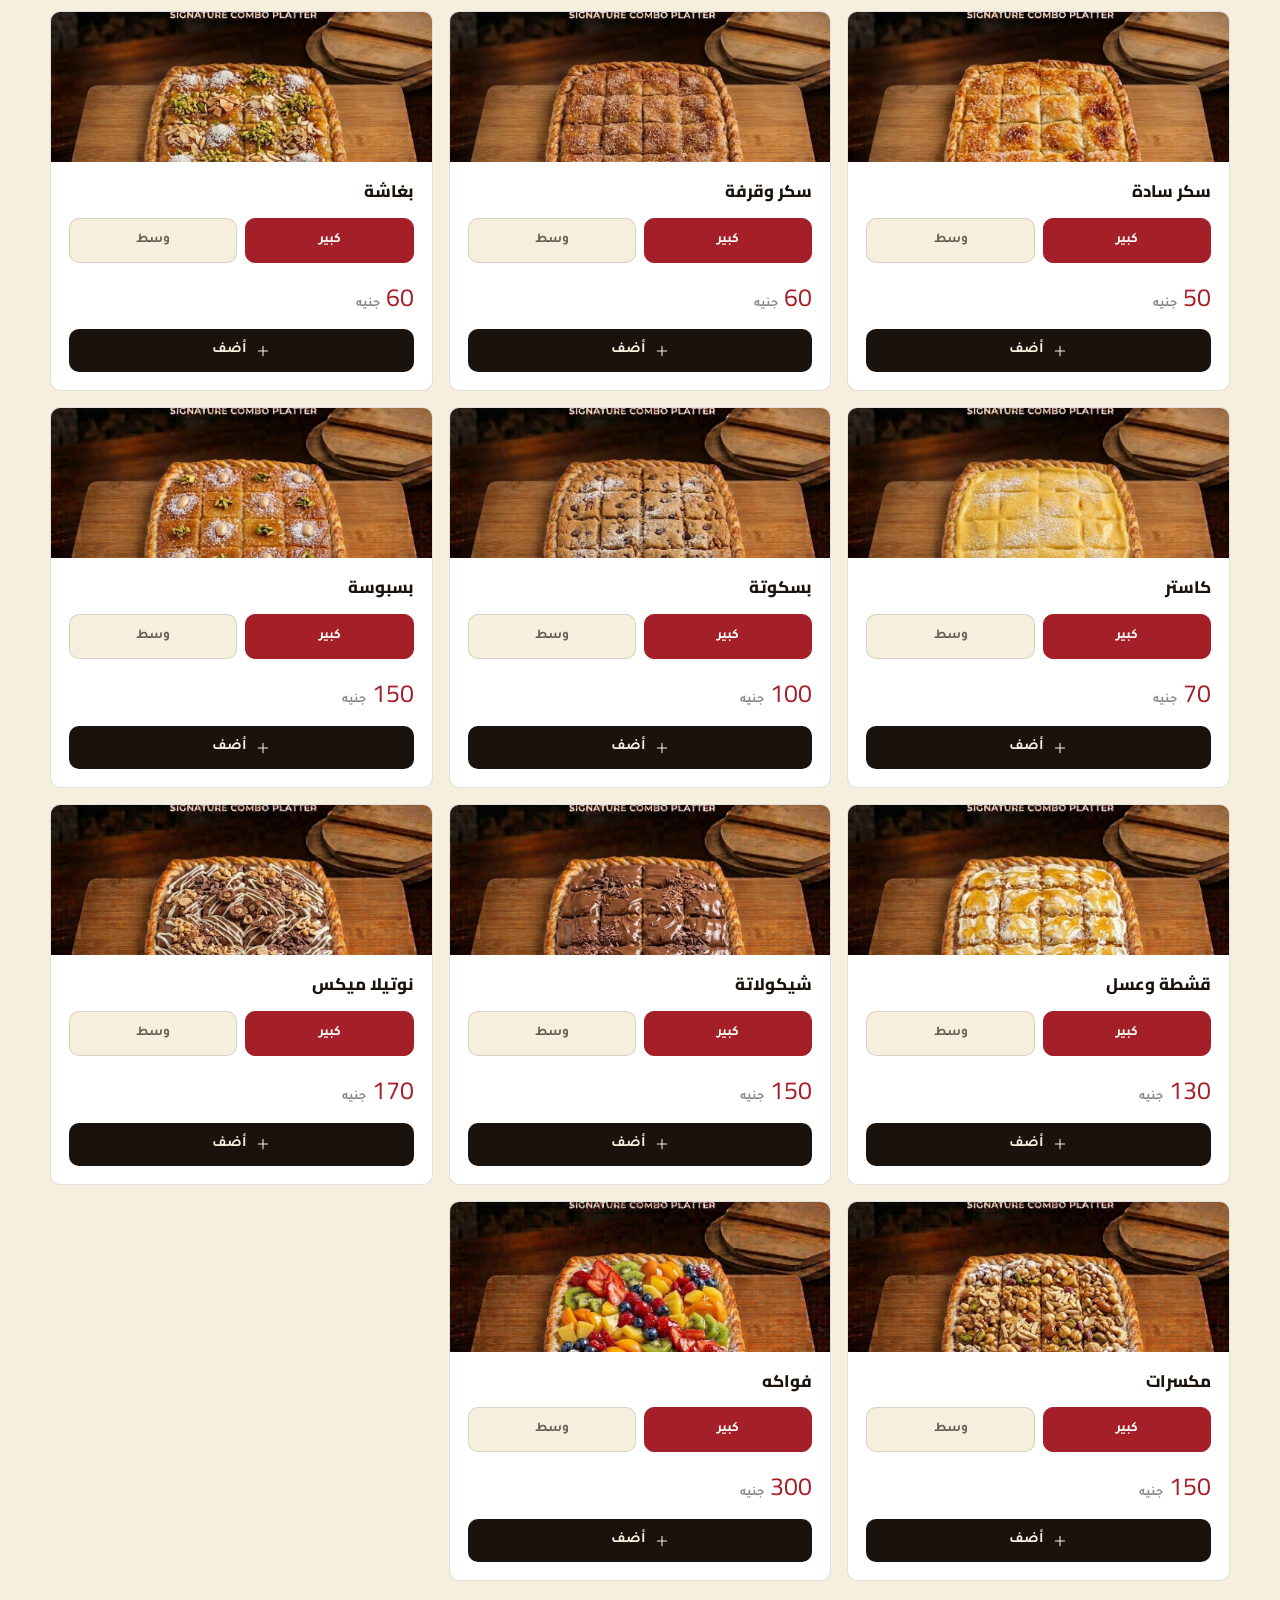
<file: menu.html>
<!DOCTYPE html>
<html lang="ar" dir="rtl">
<head>
<meta charset="UTF-8">
<meta name="viewport" content="width=device-width, initial-scale=1.0">
<title>المنيو | إيطاليانو</title>
<link rel="stylesheet" href="css/style.css">
</head>
<body>

<header class="site-header">
  <div class="container header-bar">
    <a href="index.html" class="brand">
      <span class="brand-mark">
        <svg viewBox="0 0 48 48" fill="none" xmlns="http://www.w3.org/2000/svg">
          <circle cx="24" cy="24" r="23" fill="#a41f28"/>
          <path d="M24 10c5 0 8 4 8 9 0 3-1.5 5.5-3.5 7.2 3 .6 5 2.6 5 5.3 0 3-3 5.5-9.5 5.5s-9.5-2.5-9.5-5.5c0-2.7 2-4.7 5-5.3C17.5 24.5 16 22 16 19c0-5 3-9 8-9Z" fill="#f6efdd"/>
          <circle cx="27" cy="17" r="1.4" fill="#a41f28"/>
        </svg>
      </span>
      <span class="brand-text"><strong>إيطاليانو</strong><span>FRIED CHICKEN &amp; PIZZA</span></span>
    </a>
    <nav class="main-nav">
      <a href="index.html">الرئيسية</a>
      <a href="menu.html" class="active">المنيو</a>
      <a href="index.html#about">عن المطعم</a>
      <a href="index.html#branches">الفروع</a>
      <a href="cart.html">السلة</a>
    </nav>
    <div class="header-actions">
      <a href="cart.html" class="cart-btn">
        <span data-icon="cart"></span><span class="label">السلة</span>
        <span class="cart-count" data-cart-count>0</span>
      </a>
      <button class="nav-toggle" aria-label="فتح القائمة" data-icon="menu"></button>
    </div>
  </div>
</header>

<section class="menu-hero">
  <div class="container">
    <h1>المنيو الكامل</h1>
    <p>اختر من بين أكثر من 20 تصنيفًا — كل الأصناف والأسعار كما هي في فروعنا</p>
  </div>
</section>

<div class="menu-toolbar">
  <div class="container">
    <div class="menu-search">
      <span data-icon="filter"></span>
      <input type="text" id="menuSearch" placeholder="ابحث على صنف... مثال: بيتزا، استربس، كريب">
    </div>
    <div class="cat-select-wrap">
      <select id="catSelect" aria-label="اختر تصنيف"></select>
    </div>
    <div class="cat-tabs" id="catTabs"></div>
  </div>
</div>

<main class="menu-content container" id="menuContent"></main>

<footer class="site-footer">
  <div class="container">
    <div class="footer-bottom">
      <span>© 2026 إيطاليانو. جميع الحقوق محفوظة.</span>
      <a href="index.html">العودة للرئيسية</a>
    </div>
  </div>
</footer>

<script src="js/icons.js"></script>
<script src="js/data.js"></script>
<script src="js/cart.js"></script>
<script src="js/main.js"></script>
<script src="js/menu.js"></script>
</body>
</html>
</file>
<file: css/style.css>
/* =========================================================================
   ITALIANO — ورقة الأنماط الرئيسية
   نظام الألوان مأخوذ من هوية المنيو الرسمية:
   أحمر الفرايد تشيكن + أسود/ذهبي البيتزا + خط "Italiano" الأبيض على أسود
   ========================================================================= */

@import url("https://fonts.googleapis.com/css2?family=Cairo:wght@500;600;700;800;900&family=Tajawal:wght@400;500;700&display=swap");

:root{
  /* ---- الألوان الأساسية ---- */
  --ink:        #1a120d;   /* أسود دافئ (خلفيات وأقسام غامقة) */
  --ink-2:      #241a13;
  --crimson:    #a41f28;   /* أحمر إيطاليانو */
  --crimson-2:  #7d1620;   /* أحمر أغمق للظلال والتدرجات */
  --crimson-3:  #c9333c;   /* أحمر أفتح لحالات hover */
  --gold:       #d38f2c;   /* الذهبي المأخوذ من عناوين منيو البيتزا */
  --gold-2:     #f0b955;
  --paper:      #f6efdd;   /* ورقي دافئ - خلفية البطاقات الفاتحة */
  --paper-2:    #efe4c9;
  --line:       rgba(26,18,13,.13);
  --line-dark:  rgba(246,239,221,.14);

  /* ---- الطباعة ---- */
  --font-display: "Cairo", "Tajawal", sans-serif;
  --font-body: "Tajawal", "Cairo", sans-serif;

  /* ---- القياسات ---- */
  --radius-s: 6px;
  --radius-m: 10px;
  --radius-l: 18px;
  --shadow-card: 0 10px 24px -14px rgba(26,18,13,.45);
  --shadow-pop: 0 18px 40px -18px rgba(26,18,13,.55);
  --container: 1180px;
}

/* ---------------------------------------------------------------- إعادة ضبط */
*, *::before, *::after{ box-sizing: border-box; }
html{ scroll-behavior: smooth; }
body{
  margin:0;
  background: var(--paper);
  color: var(--ink);
  font-family: var(--font-body);
  direction: rtl;
  line-height: 1.65;
  -webkit-font-smoothing: antialiased;
}
img{ max-width:100%; display:block; }
a{ color:inherit; text-decoration:none; }
ul{ margin:0; padding:0; list-style:none; }
button{ font-family:inherit; cursor:pointer; }
h1,h2,h3,h4{ margin:0; font-family: var(--font-display); font-weight:800; letter-spacing:0; }
p{ margin:0; }
input, select, textarea{ font-family:inherit; }

.icon{ width:1.2em; height:1.2em; vertical-align:-.2em; flex-shrink:0; }

:focus-visible{ outline: 2px solid var(--gold); outline-offset: 3px; }

.container{ max-width: var(--container); margin:0 auto; padding:0 24px; }

@media (prefers-reduced-motion: reduce){
  *{ animation-duration:.001ms !important; transition-duration:.001ms !important; }
}

/* ---------------------------------------------------------------- الشريط العلوي */
.site-header{
  position: sticky; top:0; z-index: 100;
  background: var(--ink);
  color: var(--paper);
  border-bottom: 1px solid var(--line-dark);
}
.header-bar{
  display:flex; align-items:center; justify-content:space-between;
  padding: 14px 0;
  gap: 20px;
}
.brand{ display:flex; align-items:center; gap:12px; }
.brand-mark{
  width:44px; height:44px; flex-shrink:0;
  position: relative; display:inline-block; border-radius:50%; overflow:hidden;
}
.brand-mark svg{ position:absolute; inset:0; width:100%; height:100%; }
/* لو حطيت ملف اسمه logo.png جوه مجلد assets هيظهر تلقائيًا فوق الشعار الافتراضي */
.brand-mark::after{
  content:""; position:absolute; inset:0;
  background-image: url("../assets/logo.png");
  background-size: cover; background-position:center;
}
.brand-text{ display:flex; flex-direction:column; line-height:1; }
.brand-text strong{
  font-family: var(--font-display);
  font-size: 1.55rem;
  color: var(--paper);
  letter-spacing: .5px;
}
.brand-text span{
  font-size: .68rem;
  color: var(--gold-2);
  letter-spacing: 2px;
  margin-top: 2px;
}

.main-nav{ display:flex; align-items:center; gap: 28px; }
.main-nav a{
  font-size: .95rem;
  color: rgba(246,239,221,.82);
  position: relative;
  padding: 6px 0;
  transition: color .2s ease;
}
.main-nav a:hover, .main-nav a.active{ color: var(--paper); }
.main-nav a.active::after{
  content:""; position:absolute; right:0; left:0; bottom:0; height:2px;
  background: var(--gold);
  border-radius: 2px;
}

.header-actions{ display:flex; align-items:center; gap: 14px; }
.cart-btn{
  position:relative;
  display:flex; align-items:center; gap:8px;
  background: var(--crimson);
  color:#fff;
  border:none;
  padding: 10px 16px;
  border-radius: var(--radius-m);
  font-size:.92rem;
  transition: background .2s ease, transform .2s ease;
}
.cart-btn:hover{ background: var(--crimson-3); transform: translateY(-1px); }
.cart-count{
  background: var(--gold);
  color: var(--ink);
  font-weight:700;
  font-size:.72rem;
  min-width:20px; height:20px;
  border-radius:999px;
  display:flex; align-items:center; justify-content:center;
  padding: 0 5px;
}

.nav-toggle{
  display:none;
  background:none; border:none; color: var(--paper);
  width:38px; height:38px;
}
.nav-toggle .icon{ width:24px; height:24px; }

/* ---------------------------------------------------------------- الأزرار العامة */
.btn{
  display:inline-flex; align-items:center; justify-content:center; gap:8px;
  padding: 13px 26px;
  border-radius: var(--radius-m);
  font-size: .98rem;
  font-weight:600;
  border: 1px solid transparent;
  transition: transform .18s ease, background .2s ease, border-color .2s ease, color .2s ease;
  white-space: nowrap;
}
.btn:active{ transform: scale(.97); }
.btn-primary{ background: var(--crimson); color:#fff; }
.btn-primary:hover{ background: var(--crimson-3); }
.btn-gold{ background: var(--gold); color: var(--ink); }
.btn-gold:hover{ background: var(--gold-2); }
.btn-outline{ background: transparent; border-color: currentColor; color: var(--paper); }
.btn-outline:hover{ background: rgba(246,239,221,.1); }
.btn-ghost{ background: transparent; color: var(--ink); border-color: var(--line); }
.btn-ghost:hover{ background: rgba(26,18,13,.05); }
.btn-whatsapp{ background: #25d366; color:#fff; }
.btn-whatsapp:hover{ background: #1fbd5a; }
.btn-block{ width:100%; }
.btn-sm{ padding: 8px 14px; font-size:.85rem; }
.btn[disabled]{ opacity:.5; pointer-events:none; }

/* ---------------------------------------------------------------- الصفحة الرئيسية: الهيرو */
.hero{
  position: relative;
  background: var(--ink);
  color: var(--paper);
  overflow:hidden;
  padding: 70px 0 64px;
}
.hero-grid{
  display:grid; grid-template-columns: 1.05fr .95fr; align-items:center; gap: 40px;
  position: relative; z-index: 2;
}
.hero-eyebrow{
  color: var(--gold-2);
  font-size: .82rem;
  display:flex; align-items:center; gap:10px;
  margin-bottom: 18px;
}
.hero-eyebrow .rule{ width:34px; height:1px; background: var(--gold-2); display:inline-block; }
.hero h1{
  font-size: clamp(2.6rem, 5.4vw, 4.6rem);
  line-height: 1.05;
  color: var(--paper);
}
.hero h1 em{ font-style:normal; color: var(--gold); }
.hero-sub{
  max-width: 480px;
  margin-top: 22px;
  color: rgba(246,239,221,.78);
  font-size: 1.05rem;
}
.hero-actions{ display:flex; gap:14px; margin-top: 34px; flex-wrap: wrap; }
.hero-stats{
  display:flex; gap: 34px; margin-top: 48px;
  padding-top: 26px; border-top: 1px solid var(--line-dark);
}
.hero-stats div strong{ font-family: var(--font-display); font-size: 1.9rem; color: var(--gold-2); display:block; }
.hero-stats div span{ font-size: .82rem; color: rgba(246,239,221,.65); }

.hero-visual{ position:relative; height: 400px; display:flex; align-items:center; justify-content:center; }
.hero-plate{
  width: 100%; height:100%;
  border-radius: 32px;
  background:
    radial-gradient(circle at 30% 25%, rgba(240,185,85,.25), transparent 55%),
    linear-gradient(155deg, var(--crimson) 0%, var(--crimson-2) 65%, #4c0f16 100%);
  box-shadow: var(--shadow-pop);
  display:flex; align-items:center; justify-content:center;
  position:relative;
}
.hero-plate::before{
  content:"";
  position:absolute; inset: 14px;
  border-radius: 24px;
  border: 1px dashed rgba(246,239,221,.3);
}
.hero-plate-icon{ position:relative; z-index:1; }
.hero-plate-icon .icon{ width: 170px; height:170px; color: rgba(246,239,221,.92); stroke-width:1; }

/* ---------------------------------------------------------------- عن المطعم */
.section{ padding: 84px 0; }
.section-tight{ padding: 60px 0; }
.section-head{
  display:flex; align-items:flex-end; justify-content:space-between; gap: 20px;
  margin-bottom: 42px; flex-wrap: wrap;
}
.section-head h2{ font-size: clamp(1.8rem, 3.2vw, 2.6rem); }
.section-head p{ color: rgba(26,18,13,.62); max-width: 480px; margin-top:8px; }
.section-kicker{
  display:flex; align-items:center; gap:10px;
  color: var(--crimson); font-size:.82rem; margin-bottom:10px;
}
.section-kicker .rule{ width:26px; height:1px; background: var(--crimson); }

.about-grid{ display:grid; grid-template-columns: .9fr 1.1fr; gap: 56px; align-items:center; }
.about-figure{
  position:relative;
  width:100%;
  max-width:500px;
  aspect-ratio:1 / 1;
  margin-inline:auto;
  overflow:hidden;
}

.about-figure::after{
  content:"";
  position:absolute;
  inset:0;

  background-image:
    linear-gradient(200deg, rgba(164,31,40,.25), transparent 60%),
    url("../assets/chief.jpeg");

  background-size:contain;
  background-position:center;
  background-repeat:no-repeat;
}

@media (max-width:768px){
  .about-figure{
    max-width:400px;
    aspect-ratio:1 / 1;
  }

  .about-figure::after{
    background-size:contain;
    background-position:center;
  }
}
.about-copy p{ color: rgba(26,18,13,.72); margin-bottom: 16px; }
.about-facts{ display:grid; grid-template-columns: repeat(3,1fr); gap:18px; margin-top: 28px; }
.fact{
  background: #fff; border:1px solid var(--line); border-radius: var(--radius-m);
  padding: 18px; text-align:center;
}
.fact strong{ display:block; font-family: var(--font-display); font-size:1.7rem; color: var(--crimson); }
.fact span{ font-size:.78rem; color: rgba(26,18,13,.6); }

/* ---------------------------------------------------------------- أشهر الوجبات (الرئيسية) */
.featured-grid{
  display:grid; grid-template-columns: repeat(3, 1fr); gap: 22px;
}
.dish-card{
  background:#fff;
  border: 1px solid var(--line);
  border-radius: var(--radius-l);
  overflow:hidden;
  display:flex; flex-direction:column;
  transition: transform .2s ease, box-shadow .2s ease;
}
.dish-card:hover{ transform: translateY(-4px); box-shadow: var(--shadow-card); }
.dish-media{
  height: 150px;
  background: linear-gradient(150deg, var(--crimson) 0%, var(--crimson-2) 100%);
  display:flex; align-items:center; justify-content:center;
  position:relative;
}
.dish-media .icon{ width:64px; height:64px; color: rgba(246,239,221,.92); stroke-width:1.2; }
.dish-media.gold{ background: linear-gradient(150deg, var(--gold) 0%, #b9761f 100%); }
.dish-media.has-photo{ background-size:cover; background-position:center; }
.dish-media.has-photo .icon{ display:none; }
.dish-tag{
  position:absolute; top:10px; left:10px;
  background: rgba(26,18,13,.55); color:#fff;
  font-size:.7rem; padding:4px 10px; border-radius:999px;
}
.dish-body{ padding: 18px 20px 20px; display:flex; flex-direction:column; gap:8px; flex:1; }
.dish-body h3{ font-size:1.15rem; font-family: var(--font-body); font-weight:700; }
.dish-body p{ font-size:.85rem; color: rgba(26,18,13,.6); flex:1; }
.dish-foot{ display:flex; align-items:center; justify-content:space-between; margin-top:6px; }
.price{ font-family: var(--font-display); font-size:1.35rem; color: var(--crimson); }
.price small{ font-family: var(--font-body); font-size:.7rem; color: rgba(26,18,13,.5); font-weight:500; }

/* ---------------------------------------------------------------- الفروع */
.branches-section{ background: var(--ink); color: var(--paper); }
.branches-grid{ display:grid; grid-template-columns: repeat(3,1fr); gap:22px; }
.branch-card{
  background: var(--ink-2);
  border:1px solid var(--line-dark);
  border-radius: var(--radius-l);
  padding: 28px;
}
.branch-card .num{
  font-family: var(--font-display);
  color: var(--gold);
  font-size: 2rem;
  display:block;
}
.branch-card-top{ display:flex; align-items:center; justify-content:space-between; gap:10px; margin-bottom: 10px; }
.branch-status{
  display:inline-flex; align-items:center; gap:6px;
  font-size:.74rem; font-weight:700; padding: 5px 11px; border-radius:999px;
}
.branch-status .dot{ width:7px; height:7px; border-radius:50%; flex-shrink:0; }
.branch-status.is-open{ background: rgba(43,150,90,.16); color:#5fd693; }
.branch-status.is-open .dot{ background:#5fd693; box-shadow: 0 0 0 3px rgba(95,214,147,.18); }
.branch-status.is-closed{ background: rgba(246,239,221,.1); color: rgba(246,239,221,.55); }
.branch-status.is-closed .dot{ background: rgba(246,239,221,.5); }
.branch-card h3{ font-family: var(--font-body); font-weight:700; font-size:1.15rem; margin-bottom:14px; }
.branch-row{ display:flex; align-items:flex-start; gap:10px; font-size:.88rem; color: rgba(246,239,221,.72); margin-top:10px; }
.branch-row .icon{ color: var(--gold-2); margin-top:2px; }

/* ---------------------------------------------------------------- CTA سفلي */
.cta-band{
  background: linear-gradient(120deg, var(--crimson) 0%, var(--crimson-2) 100%);
  color:#fff; border-radius: var(--radius-l);
  padding: 46px 40px;
  display:flex; align-items:center; justify-content:space-between; gap:30px; flex-wrap:wrap;
  margin: 0 auto;
}
.cta-band h2{ font-size:1.9rem; }
.cta-band p{ color: rgba(255,255,255,.82); margin-top:8px; }

/* ---------------------------------------------------------------- الفوتر */
.site-footer{ background: var(--ink); color: rgba(246,239,221,.7); padding: 54px 0 26px; border-top:1px solid var(--line-dark); }
.footer-grid{ display:grid; grid-template-columns: 1.3fr 1fr 1fr; gap: 40px; margin-bottom: 40px; }
.footer-brand strong{ font-family: var(--font-display); font-size:1.6rem; color: var(--paper); }
.footer-brand p{ margin-top:12px; font-size:.88rem; max-width: 320px; }
.footer-col h4{ font-family: var(--font-body); font-weight:700; color: var(--paper); font-size:.92rem; margin-bottom:16px; }
.footer-col li{ margin-bottom:10px; font-size:.88rem; }
.footer-col a:hover{ color: var(--gold-2); }
.footer-bottom{
  border-top:1px solid var(--line-dark); padding-top:20px;
  display:flex; justify-content:space-between; font-size:.8rem; flex-wrap:wrap; gap:8px;
}

/* ==================================================================
   صفحة المنيو
   ================================================================== */
.menu-hero{
  background: var(--ink); color: var(--paper);
  padding: 46px 0 34px;
  text-align:center;
}
.menu-hero h1{ font-size: clamp(2rem, 4vw, 2.8rem); }
.menu-hero p{ color: rgba(246,239,221,.68); margin-top:10px; }

.menu-toolbar{
  position: sticky; top: 73px; z-index: 90;
  background: var(--paper);
  border-bottom: 1px solid var(--line);
  padding: 14px 0;
}
.menu-search{
  display:flex; align-items:center; gap:10px;
  background:#fff; border:1px solid var(--line); border-radius: var(--radius-m);
  padding: 10px 16px; margin-bottom: 14px;
}
.menu-search input{
  border:none; outline:none; flex:1; background:transparent; font-size:.95rem; color: var(--ink);
}
.menu-search .icon{ color: rgba(26,18,13,.45); }

.cat-tabs{ display:flex; flex-wrap:wrap; gap:8px; }
.cat-tab{
  display:flex; align-items:center; gap:7px;
  padding: 9px 15px;
  border-radius: 999px;
  border: 1px solid var(--line);
  background:#fff;
  font-size:.83rem;
  color: rgba(26,18,13,.7);
  transition: all .18s ease;
}
.cat-tab .icon{ width:15px; height:15px; }
.cat-tab:hover{ border-color: var(--crimson); color: var(--crimson); }
.cat-tab.active{ background: var(--crimson); border-color: var(--crimson); color:#fff; }

/* قائمة منسدلة سريعة للتنقل بين التصنيفات على الموبايل — بديل عن السحب الجانبي */
.cat-select-wrap{ display:none; margin-bottom:12px; }
.cat-select-wrap select{
  width:100%; padding: 13px 16px; border-radius: var(--radius-m);
  border:1px solid var(--line); background:#fff; font-size:.92rem; color: var(--ink);
  font-family: var(--font-body); font-weight:600;
}

.menu-content{ padding: 40px 0 90px; }
.menu-category{ margin-bottom: 54px; scroll-margin-top: 160px; }
.menu-category-head{ display:flex; align-items:center; gap:14px; margin-bottom: 22px; }
.menu-category-head .cat-icon-wrap{
  width:46px; height:46px; border-radius: var(--radius-m);
  background: var(--ink); color: var(--gold);
  display:flex; align-items:center; justify-content:center;
}
.menu-category-head .cat-icon-wrap .icon{ width:24px; height:24px; }
.menu-category-head h2{ font-family: var(--font-body); font-weight:700; font-size:1.4rem; }
.menu-category-head span{ font-size:.8rem; color: rgba(26,18,13,.55); }

.product-grid{ display:grid; grid-template-columns: repeat(3, 1fr); gap: 16px; }

.product-card{
  background:#fff; border:1px solid var(--line); border-radius: var(--radius-m);
  overflow:hidden; display:flex; flex-direction:column;
  position:relative;
}
.product-card .p-tag{
  position:absolute; top:12px; left:12px; z-index:2;
  font-size:.66rem; background: var(--gold); color: var(--ink);
  padding:3px 9px; border-radius:999px; font-weight:700;
}
/* مكان صورة الصنف — يظهر دايمًا حتى لو الصورة لسه متضافتش (بديل أيقونة مؤقت) */
.product-media{
  height: 150px; width:100%; flex-shrink:0;
  background: linear-gradient(150deg, var(--paper-2), var(--line));
  background-size:cover; background-position:center;
  display:flex; align-items:center; justify-content:center;
}
.product-media .icon{ width:42px; height:42px; color: rgba(26,18,13,.3); }
.product-media.has-photo .icon{ display:none; }
.product-body{ padding: 16px 18px 18px; display:flex; flex-direction:column; gap:12px; flex:1; }
.product-top{ display:flex; align-items:flex-start; justify-content:space-between; gap:10px; }
.product-name{ font-weight:800; font-size:1.05rem; }
.product-desc{ font-size:.8rem; color: rgba(26,18,13,.58); line-height:1.55; margin-top:-4px; }

.size-picker{ display:flex; gap:8px; }
.size-btn{
  flex:1; text-align:center; padding: 13px 6px;
  border:1px solid var(--line); border-radius: var(--radius-m);
  font-size:.85rem; font-weight:700; color: rgba(26,18,13,.65); background: var(--paper);
  transition: all .15s ease;
}
.size-btn.active{ border-color: var(--crimson); background: var(--crimson); color:#fff; }

.product-price-row{ display:flex; align-items:baseline; gap:6px; margin-top:auto; padding-top:2px; }
.product-price-row .price{ font-size:1.55rem; }
.product-price-row small{ font-family: var(--font-body); font-size:.78rem; color: rgba(26,18,13,.5); font-weight:600; }

.add-btn{
  display:flex; align-items:center; justify-content:center; gap:8px;
  width:100%;
  background: var(--ink); color: var(--paper);
  border:none; padding: 13px 15px; border-radius: var(--radius-m);
  font-size:.92rem; font-weight:700;
  transition: background .2s ease;
}
.add-btn:hover{ background: var(--crimson); }
.add-btn .icon{ width:16px; height:16px; }
.add-btn.added{ background: #2c7a45; }

.no-results{ text-align:center; padding: 60px 20px; color: rgba(26,18,13,.5); }
.no-results .icon{ width:54px; height:54px; margin-bottom:14px; color: rgba(26,18,13,.3); }

/* ==================================================================
   السلة / الدفع / الفاتورة
   ================================================================== */
.page-hero{
  background: var(--ink); color: var(--paper); padding: 44px 0;
}
.page-hero h1{ font-size: clamp(1.9rem, 3.6vw, 2.5rem); }
.breadcrumb{ display:flex; align-items:center; gap:8px; font-size:.82rem; color: rgba(246,239,221,.6); margin-bottom:14px; }
.breadcrumb a:hover{ color: var(--gold-2); }

.workspace{ padding: 54px 0 100px; }
.workspace-grid{ display:grid; grid-template-columns: 1.6fr 1fr; gap: 32px; align-items:flex-start; }

.cart-list{ display:flex; flex-direction:column; gap:14px; }
.cart-row{
  background:#fff; border:1px solid var(--line); border-radius: var(--radius-m);
  padding:16px; display:grid; grid-template-columns: 54px 1fr auto auto; gap:16px; align-items:center;
}
.cart-row-icon{
  width:54px; height:54px; border-radius: var(--radius-s);
  background: linear-gradient(150deg, var(--crimson), var(--crimson-2));
  display:flex; align-items:center; justify-content:center; color:#fff;
}
.cart-row-icon .icon{ width:26px; height:26px; }
.cart-row-name{ font-weight:700; font-size:.98rem; }
.cart-row-meta{ font-size:.78rem; color: rgba(26,18,13,.55); margin-top:3px; }
.qty-stepper{
  display:flex; align-items:center; border:1px solid var(--line); border-radius: var(--radius-s); overflow:hidden;
}
.qty-stepper button{
  width:32px; height:32px; background:#fbf8f1; border:none; display:flex; align-items:center; justify-content:center; color: var(--ink);
}
.qty-stepper button:hover{ background: var(--paper-2); }
.qty-stepper .icon{ width:14px; height:14px; }
.qty-stepper span{ width:34px; text-align:center; font-weight:700; font-size:.88rem; }
.row-price{ text-align:left; font-family: var(--font-display); color: var(--crimson); font-size:1.1rem; min-width:70px; }
.row-remove{ background:none; border:none; color: rgba(26,18,13,.4); }
.row-remove:hover{ color: var(--crimson); }
.row-remove .icon{ width:18px; height:18px; }

.summary-card{
  background:#fff; border:1px solid var(--line); border-radius: var(--radius-l);
  padding: 26px; position: sticky; top: 100px;
}
.summary-card h3{ font-family: var(--font-body); font-weight:700; font-size:1.1rem; margin-bottom:18px; }
.summary-line{ display:flex; justify-content:space-between; font-size:.9rem; color: rgba(26,18,13,.65); margin-bottom:12px; }

.order-notes-list{ display:flex; flex-direction:column; }
.order-note-item{ margin-bottom:14px; padding-bottom:12px; border-bottom:1px dashed var(--line); }
.order-note-item:last-child{ border-bottom:none; margin-bottom:0; padding-bottom:0; }
.order-note-item .summary-line{ margin-bottom:8px; }
.item-note-input{
  width:100%; border:1px solid var(--line); border-radius: var(--radius-s);
  padding: 8px 12px; font-size:.8rem; color: var(--ink); background:#fbf8f1;
}
.item-note-input:focus{ border-color: var(--crimson); background:#fff; }
.item-note-input::placeholder{ color: rgba(26,18,13,.4); }

.summary-line.total{
  border-top:1px dashed var(--line); margin-top:14px; padding-top:14px;
  font-weight:700; color: var(--ink); font-size:1.1rem;
}
.summary-line.total b{ font-family: var(--font-display); color: var(--crimson); font-size:1.5rem; }

.empty-state{ text-align:center; padding: 90px 20px; }
.empty-state .icon{ width:70px; height:70px; color: rgba(26,18,13,.28); margin-bottom:18px; }
.empty-state h3{ font-family: var(--font-body); font-weight:700; margin-bottom:8px; }
.empty-state p{ color: rgba(26,18,13,.55); margin-bottom:26px; }

/* نموذج الدفع */
.form-card{ background:#fff; border:1px solid var(--line); border-radius: var(--radius-l); padding: 30px; }
.form-grid{ display:grid; grid-template-columns: 1fr 1fr; gap: 18px; }
.field{ display:flex; flex-direction:column; gap:7px; }
.field.full{ grid-column: 1 / -1; }
.field label{ font-size:.85rem; font-weight:600; color: rgba(26,18,13,.75); }
.field input, .field textarea, .field select{
  border:1px solid var(--line); border-radius: var(--radius-s);
  padding: 12px 14px; font-size:.92rem; color: var(--ink); background:#fbf8f1;
}
.field input:focus, .field textarea:focus, .field select:focus{ border-color: var(--crimson); background:#fff; }
.field textarea{ resize:vertical; min-height:90px; }
.branch-options{ display:grid; grid-template-columns: repeat(3,1fr); gap:10px; }
.branch-option{
  border:1px solid var(--line); border-radius: var(--radius-s); padding: 12px; cursor:pointer;
  font-size:.84rem; text-align:center; transition: all .18s ease;
}
.branch-option.active{ border-color: var(--crimson); background: rgba(164,31,40,.06); color: var(--crimson); font-weight:700; }
.field-error{ font-size:.78rem; color: var(--crimson); display:none; }
.field.invalid input, .field.invalid select, .field.invalid textarea{ border-color: var(--crimson); }
.field.invalid .field-error{ display:block; }

/* الفاتورة */
.invoice-card{
  background:#fff; border:1px solid var(--line); border-radius: var(--radius-l);
  max-width: 640px; margin: 0 auto; overflow:hidden;
}
.invoice-head{
  background: var(--ink); color: var(--paper); padding: 30px 34px;
  display:flex; justify-content:space-between; align-items:flex-start; gap:20px; flex-wrap:wrap;
}
.invoice-head h2{ font-family: var(--font-display); font-size:1.7rem; }
.invoice-head .order-no{ text-align:left; }
.invoice-head .order-no strong{ display:block; font-family: var(--font-display); color: var(--gold-2); font-size:1.3rem; }
.invoice-body{ padding: 30px 34px; }
.invoice-meta{ display:grid; grid-template-columns: repeat(2,1fr); gap: 16px; margin-bottom: 26px; }
.invoice-meta div span{ display:block; font-size:.76rem; color: rgba(26,18,13,.5); margin-bottom:4px; }
.invoice-meta div strong{ font-size:.92rem; }
.invoice-table{ width:100%; border-collapse:collapse; }
.invoice-table th{ text-align:right; font-size:.76rem; color: rgba(26,18,13,.5); padding-bottom:10px; border-bottom:1px solid var(--line); }
.invoice-table td{ padding: 12px 0; border-bottom: 1px dashed var(--line); font-size:.9rem; }
.invoice-table td:last-child, .invoice-table th:last-child{ text-align:left; }
.invoice-item-note{ font-size:.76rem; color: rgba(26,18,13,.55); margin-top:3px; }
.invoice-totals{ margin-top: 20px; padding-top:14px; }
.invoice-totals .summary-line.total b{ font-size:1.7rem; }
.invoice-status{
  display:inline-flex; align-items:center; gap:8px;
  background: rgba(211,143,44,.14); color:#8a5c15;
  padding: 6px 14px; border-radius:999px; font-size:.8rem; font-weight:700;
  margin-top: 18px;
}
.invoice-actions{ display:flex; gap:12px; margin-top: 28px; flex-wrap:wrap; }
.invoice-actions .btn{ flex:1; min-width:150px; }
.thanks-note{ text-align:center; padding: 20px 34px 0; color: rgba(26,18,13,.55); font-size:.85rem; }

/* ---------------------------------------------------------------- تنبيه (Toast) */
.toast{
  position: fixed; bottom: 26px; right: 50%; transform: translateX(50%) translateY(20px);
  background: var(--ink); color: var(--paper);
  padding: 13px 24px; border-radius: 999px;
  display:flex; align-items:center; gap:10px;
  font-size:.88rem; box-shadow: var(--shadow-pop);
  opacity:0; pointer-events:none; transition: all .28s ease;
  z-index: 300;
  max-width: calc(100vw - 32px); text-align:right;
}
.toast.show{ opacity:1; transform: translateX(50%) translateY(0); }
.toast .icon{ color: var(--gold-2); flex-shrink:0; }

/* ==================================================================
   الاستجابة للشاشات المختلفة
   ================================================================== */
@media (max-width: 980px){
  .hero-grid{ grid-template-columns: 1fr; }
  .hero-visual{ height: 260px; order:-1; }
  .about-grid{ grid-template-columns:1fr; }
  .about-figure{ aspect-ratio: 16/9; }
  .featured-grid{ grid-template-columns: repeat(2,1fr); }
  .branches-grid{ grid-template-columns: 1fr; }
  .product-grid{ grid-template-columns: repeat(2,1fr); }
  .workspace-grid{ grid-template-columns: 1fr; }
  .summary-card{ position:static; }
  .footer-grid{ grid-template-columns: 1fr 1fr; }
}

@media (max-width: 720px){
  .section{ padding: 54px 0; }
  .section-tight{ padding: 40px 0; }
  .menu-hero{ padding: 34px 0 24px; }
  .page-hero{ padding: 32px 0; }
  .workspace{ padding: 34px 0 70px; }
  .menu-content{ padding: 28px 0 60px; }

  .main-nav{
    position:fixed; inset: 60px 0 0 0; height:0; overflow:hidden;
    background: var(--ink); flex-direction:column; align-items:flex-start; gap:0;
    padding: 0 24px; transition: height .25s ease;
  }
  .main-nav.open{ height: calc(100vh - 60px); padding-top:10px; }
  .main-nav a{ width:100%; padding: 16px 0; border-bottom: 1px solid var(--line-dark); }
  .nav-toggle{ display:flex; align-items:center; justify-content:center; }
  .cart-btn span.label{ display:none; }

  .cat-tabs{ display:none; }
  .cat-select-wrap{ display:block; }
  .menu-toolbar{ top: 60px; }

  .hero{ padding-top: 44px; padding-bottom: 44px; }
  .hero-visual{ height: 200px; }
  .hero-plate-icon .icon{ width:110px; height:110px; }
  .hero-actions .btn{ flex:1; }
  .hero-stats{ gap:20px; flex-wrap:wrap; }
  .featured-grid{ grid-template-columns: 1fr; }
  .product-grid{ grid-template-columns: 1fr; }

  /* كارت الصنف في المنيو: صف أفقي (صورة يسار، الاسم والسعر يمين) بدل الكارت الرأسي */
  .product-card{ flex-direction: row-reverse; align-items: stretch; }
  .product-card .p-tag{ top:8px; left:8px; }
  .product-media{ width: 104px; height:auto; }
  .product-media .icon{ width:28px; height:28px; }
  .product-body{ padding: 12px 14px; gap:8px; justify-content:center; min-width:0; }
.product-desc{
  display:block;
  font-size:.85rem;
  line-height:1.6;
  margin-top:6px;
}  
.product-name{ font-size:.94rem; line-height:1.3; }
  .size-picker{ gap:5px; }
  .size-btn{ padding: 8px 2px; font-size:.7rem; }
  .product-price-row{ margin-top:2px; }
  .product-price-row .price{ font-size:1.25rem; }
  .add-btn{ padding: 9px 10px; font-size:.82rem; }
  .cta-band{ flex-direction:column; text-align:center; }
  .footer-grid{ grid-template-columns: 1fr; gap:28px; }
  .footer-bottom{ flex-direction:column; text-align:center; }
  .form-grid{ grid-template-columns: 1fr; }
  .branch-options{ grid-template-columns: 1fr; }
  .invoice-meta{ grid-template-columns: 1fr; }
  .menu-category{ scroll-margin-top: 210px; }
  .cart-row{ grid-template-columns: 44px 1fr; grid-template-areas: "icon name" "icon qty" "icon price"; row-gap:10px; }
  .cart-row-icon{ grid-area: icon; width:44px; height:44px; }
  .cart-row > .cart-row-info{ grid-area: name; }
  .qty-stepper{ grid-area: qty; }
  .row-price{ grid-area: price; text-align:right; }
  .row-remove{ position:absolute; top:14px; left:14px; }
  .cart-row{ position:relative; }

  /* مساحات لمس أكبر على الموبايل لسهولة الاستخدام */
  .qty-stepper button{ width:38px; height:38px; }
  .branch-option{ padding: 14px 10px; }
  .site-header{ position: sticky; }
  .header-bar{ padding: 11px 0; }
  .brand-text strong{ font-size:1.3rem; }
  .brand-mark{ width:38px; height:38px; }
  .invoice-head{ padding: 22px 20px; }
  .invoice-body{ padding: 22px 20px; }
  .form-card{ padding: 22px 18px; }
}

@media (max-width: 480px){
  .about-facts{ gap:10px; }
  .fact{ padding:12px 8px; }
  .fact strong{ font-size:1.4rem; }
  .hero-stats{ gap:16px; }
  .hero-stats div strong{ font-size:1.5rem; }
}
</file>
